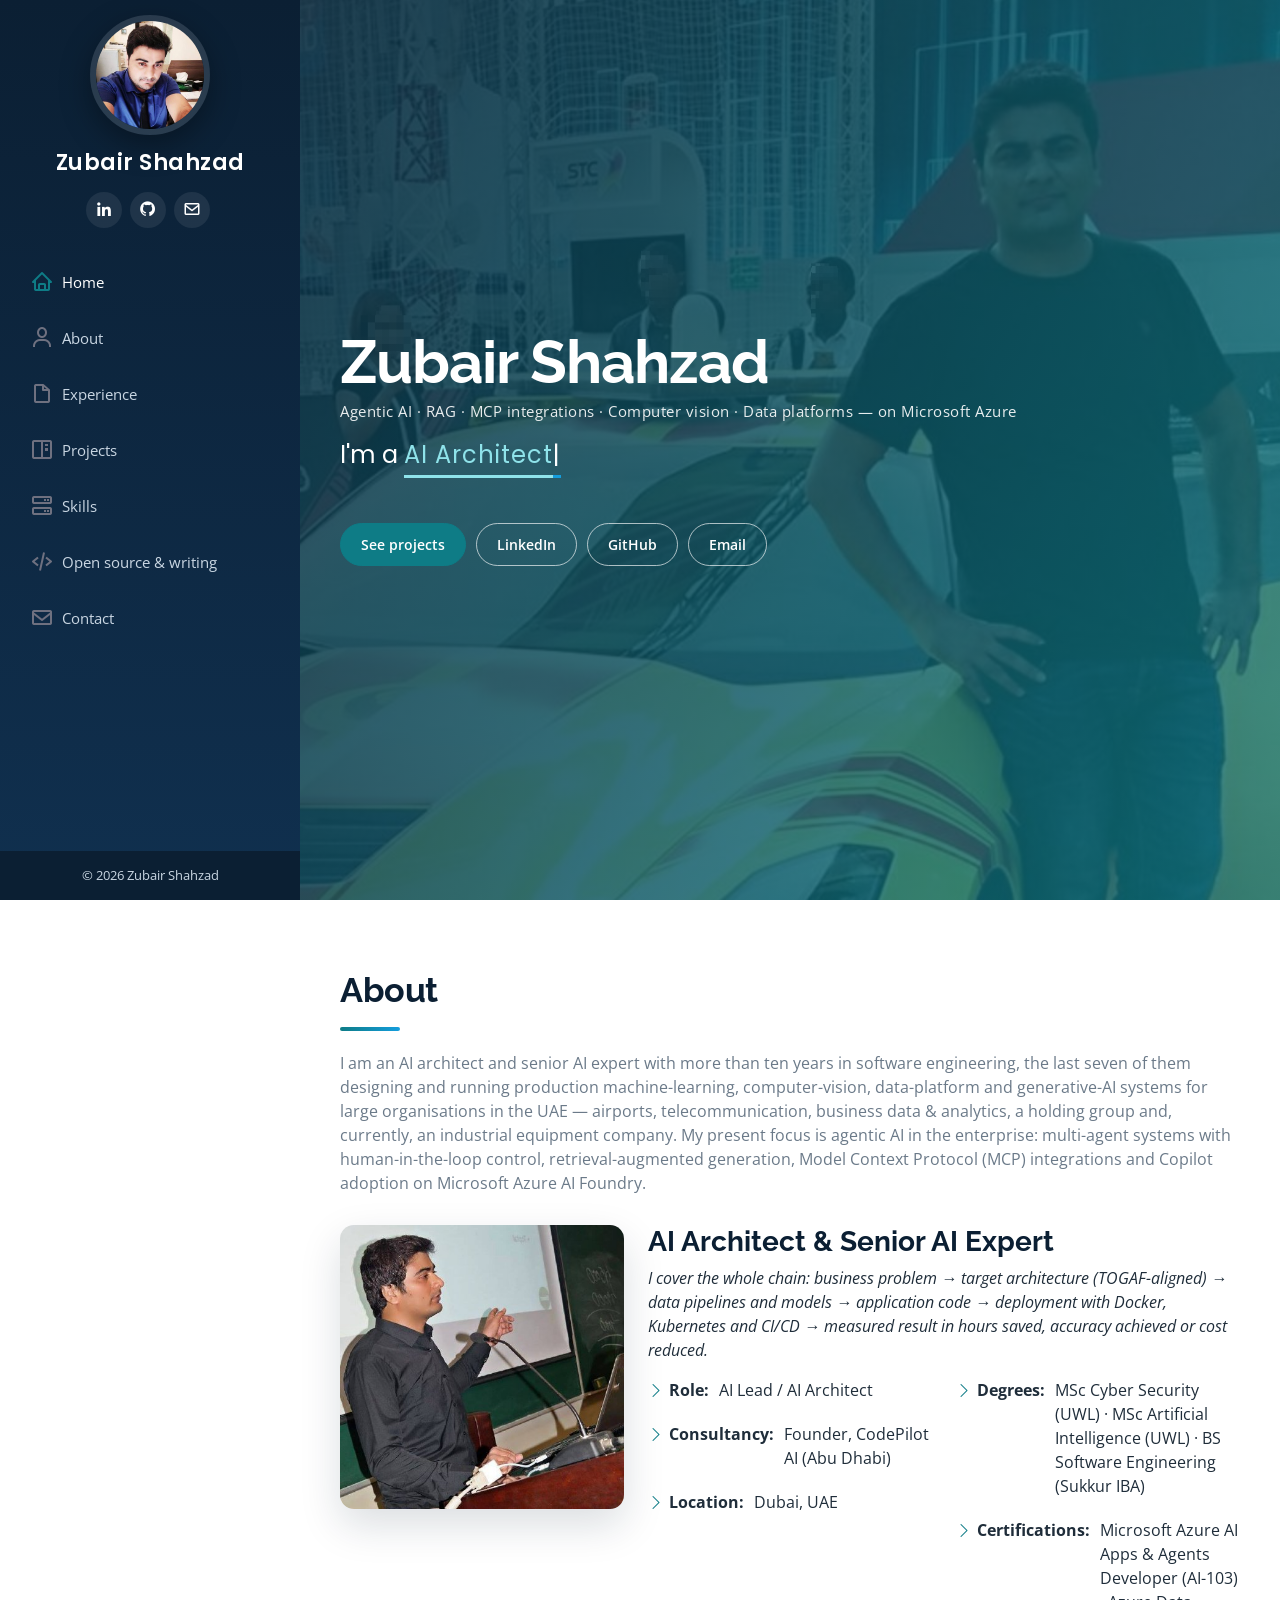
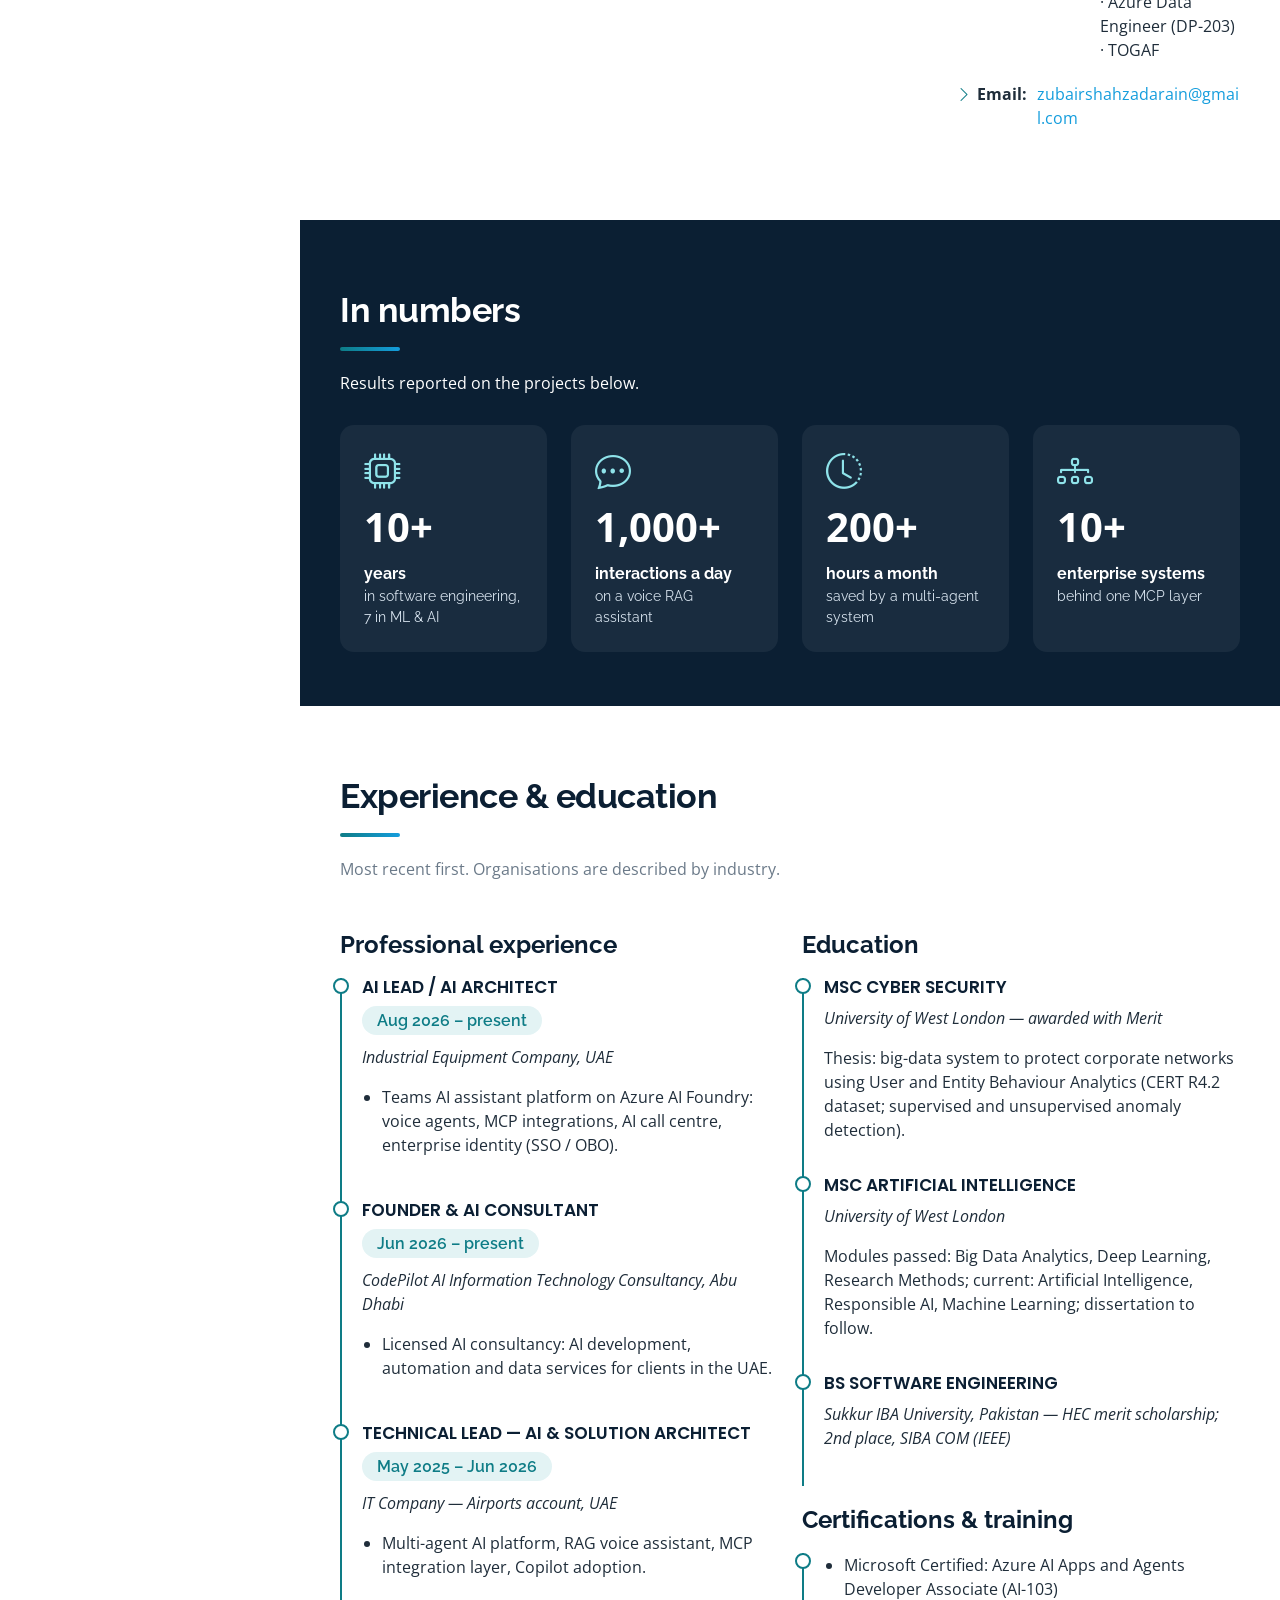
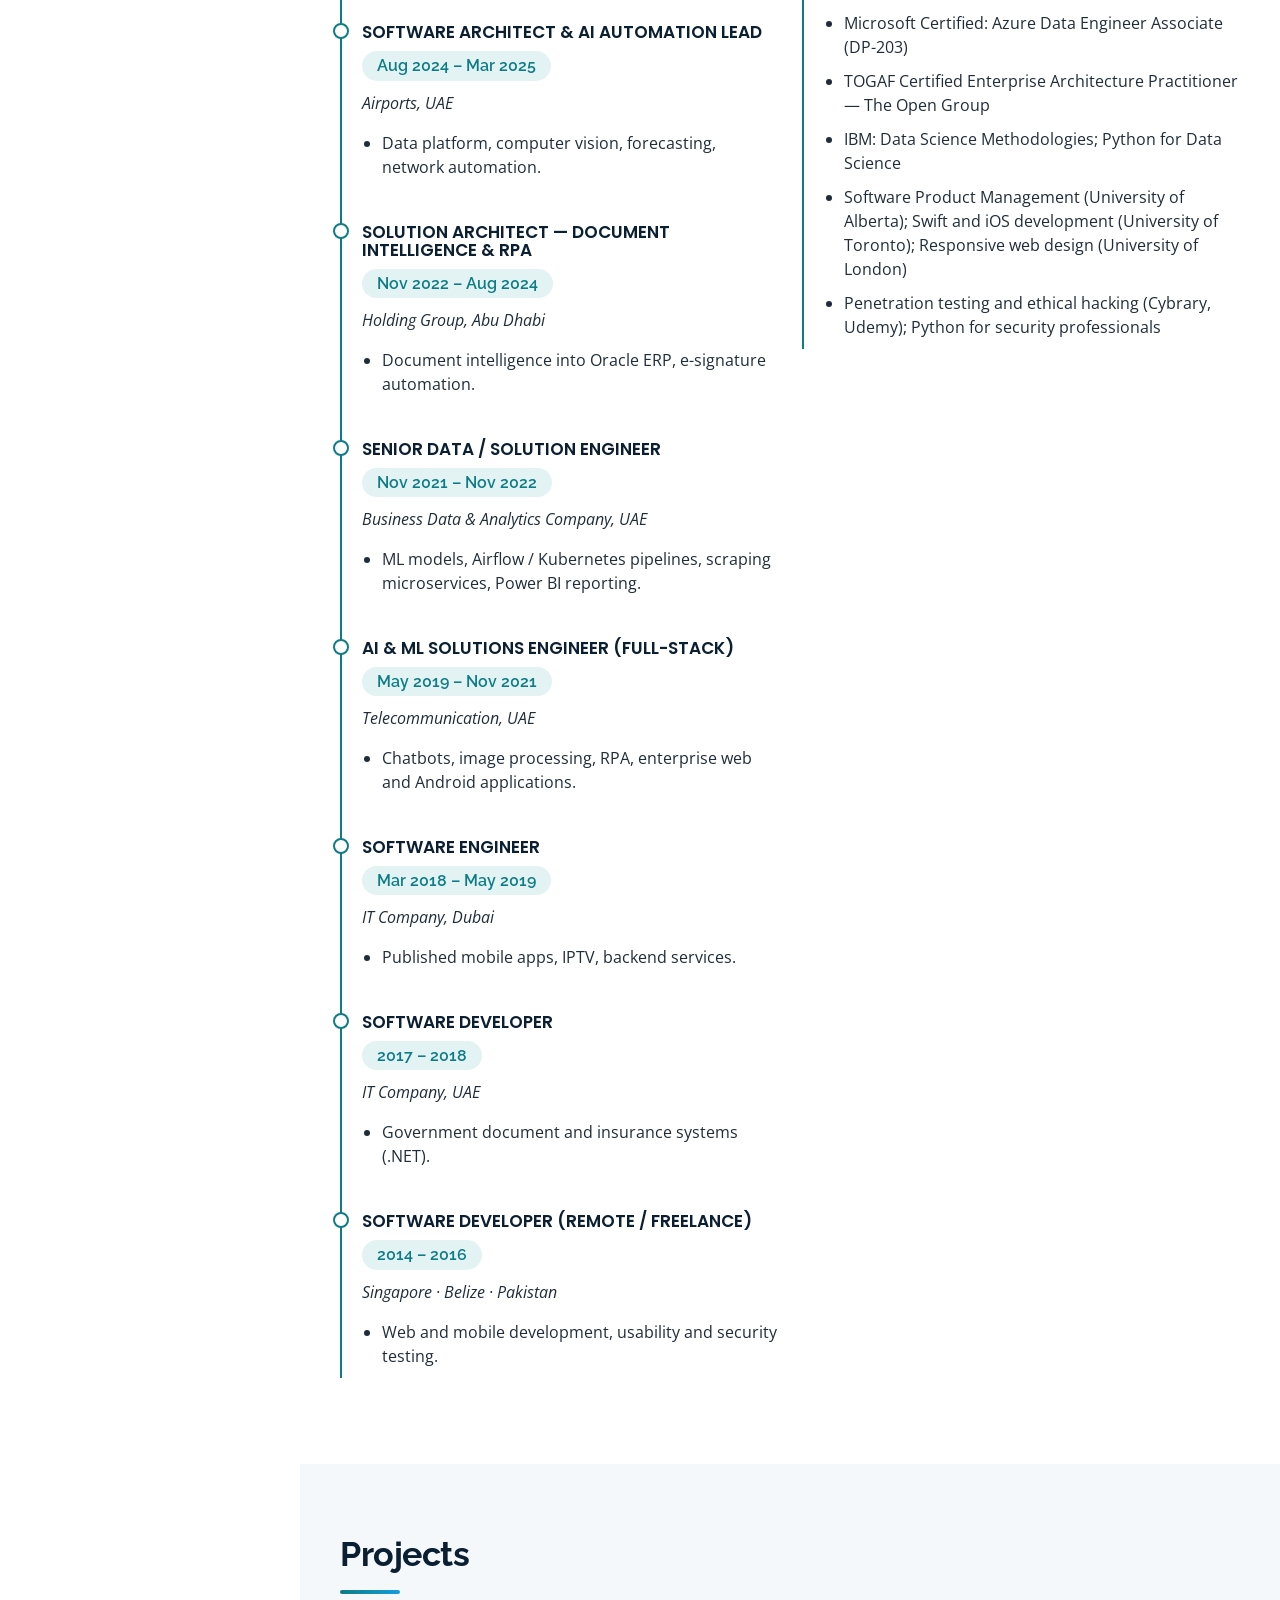
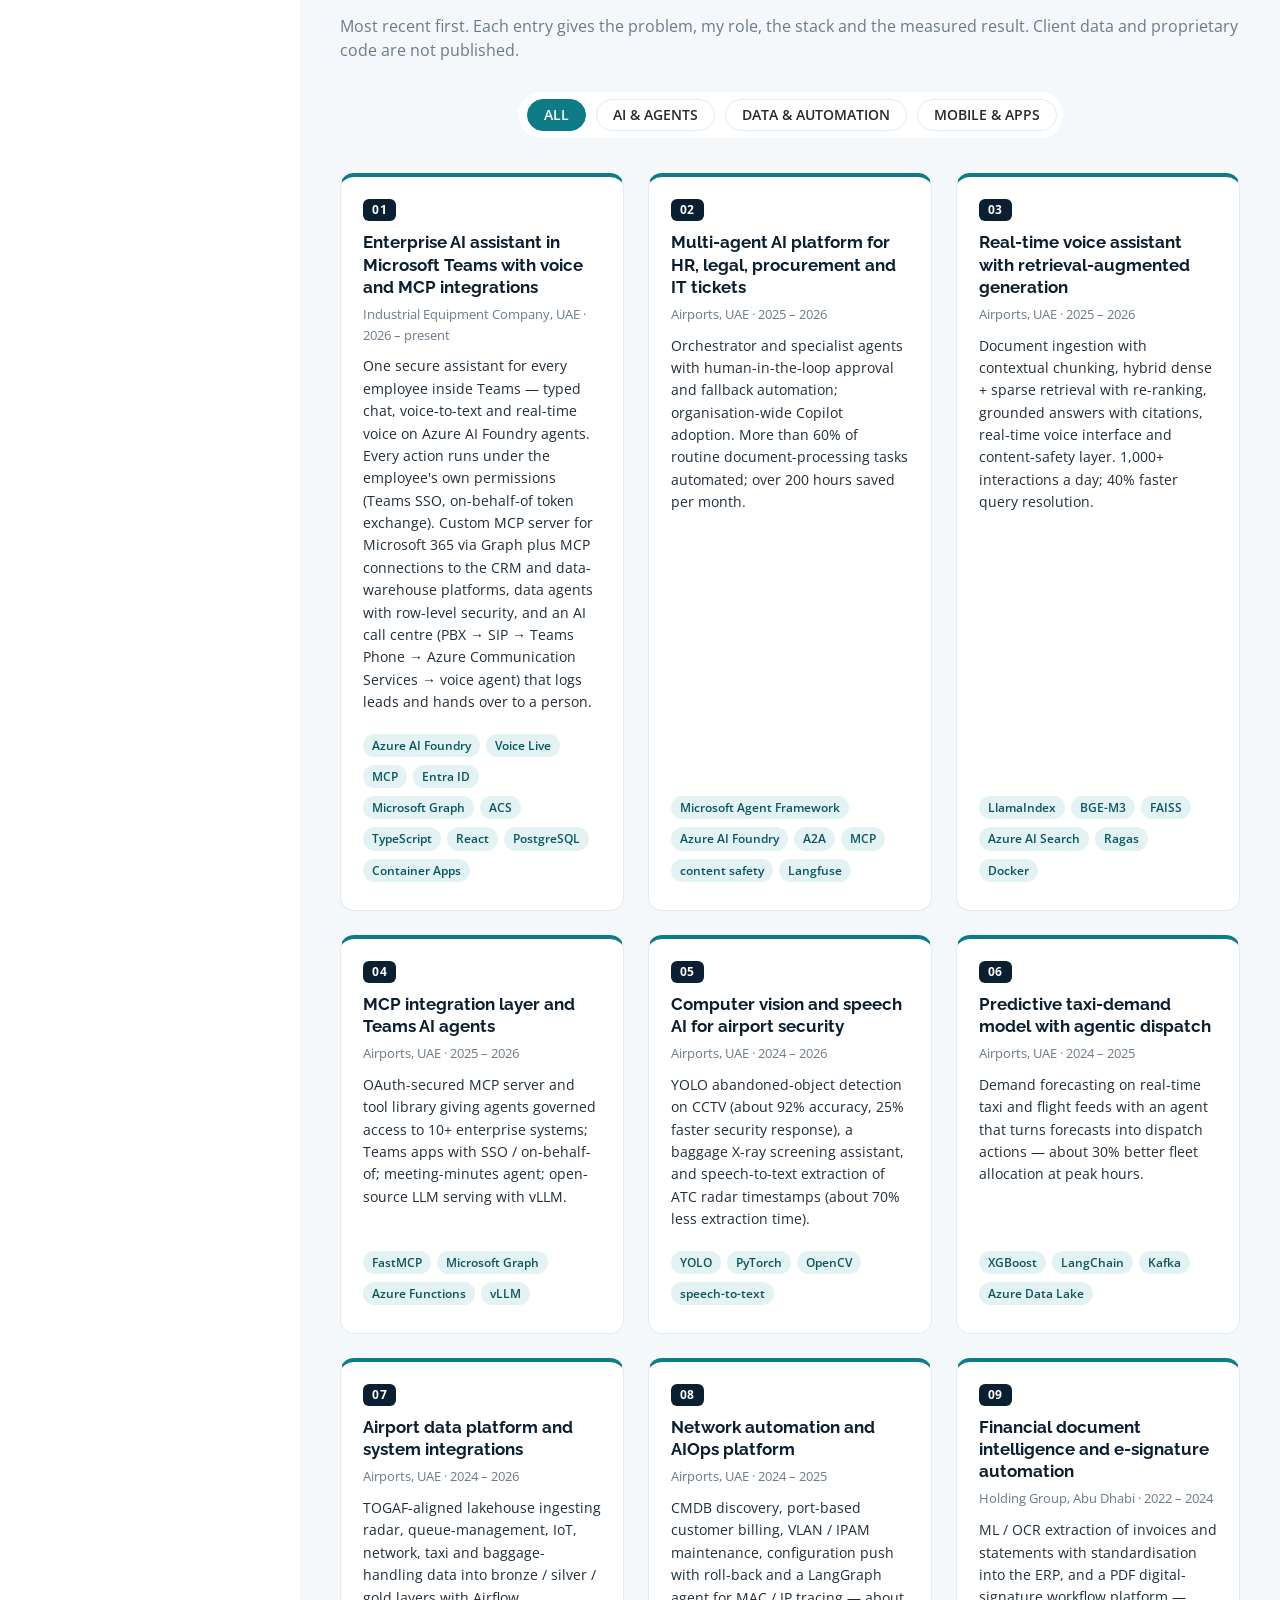
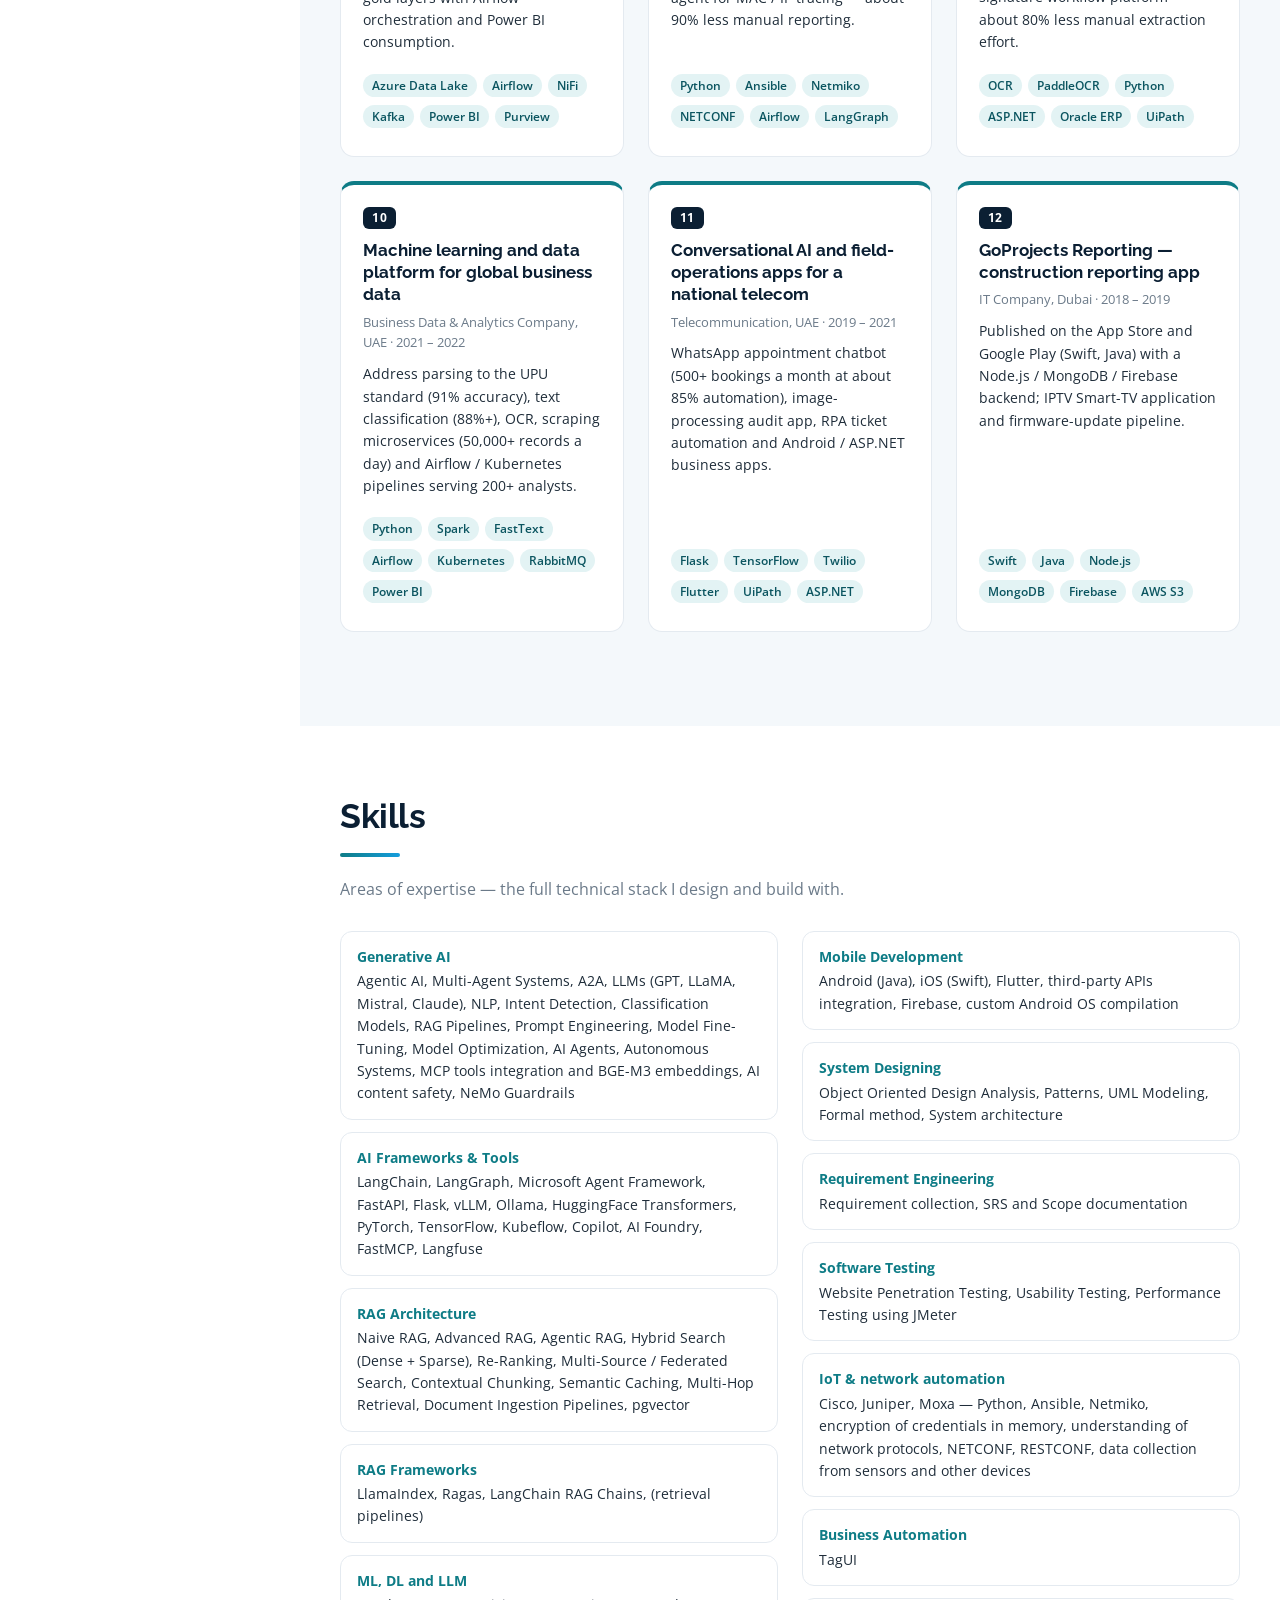
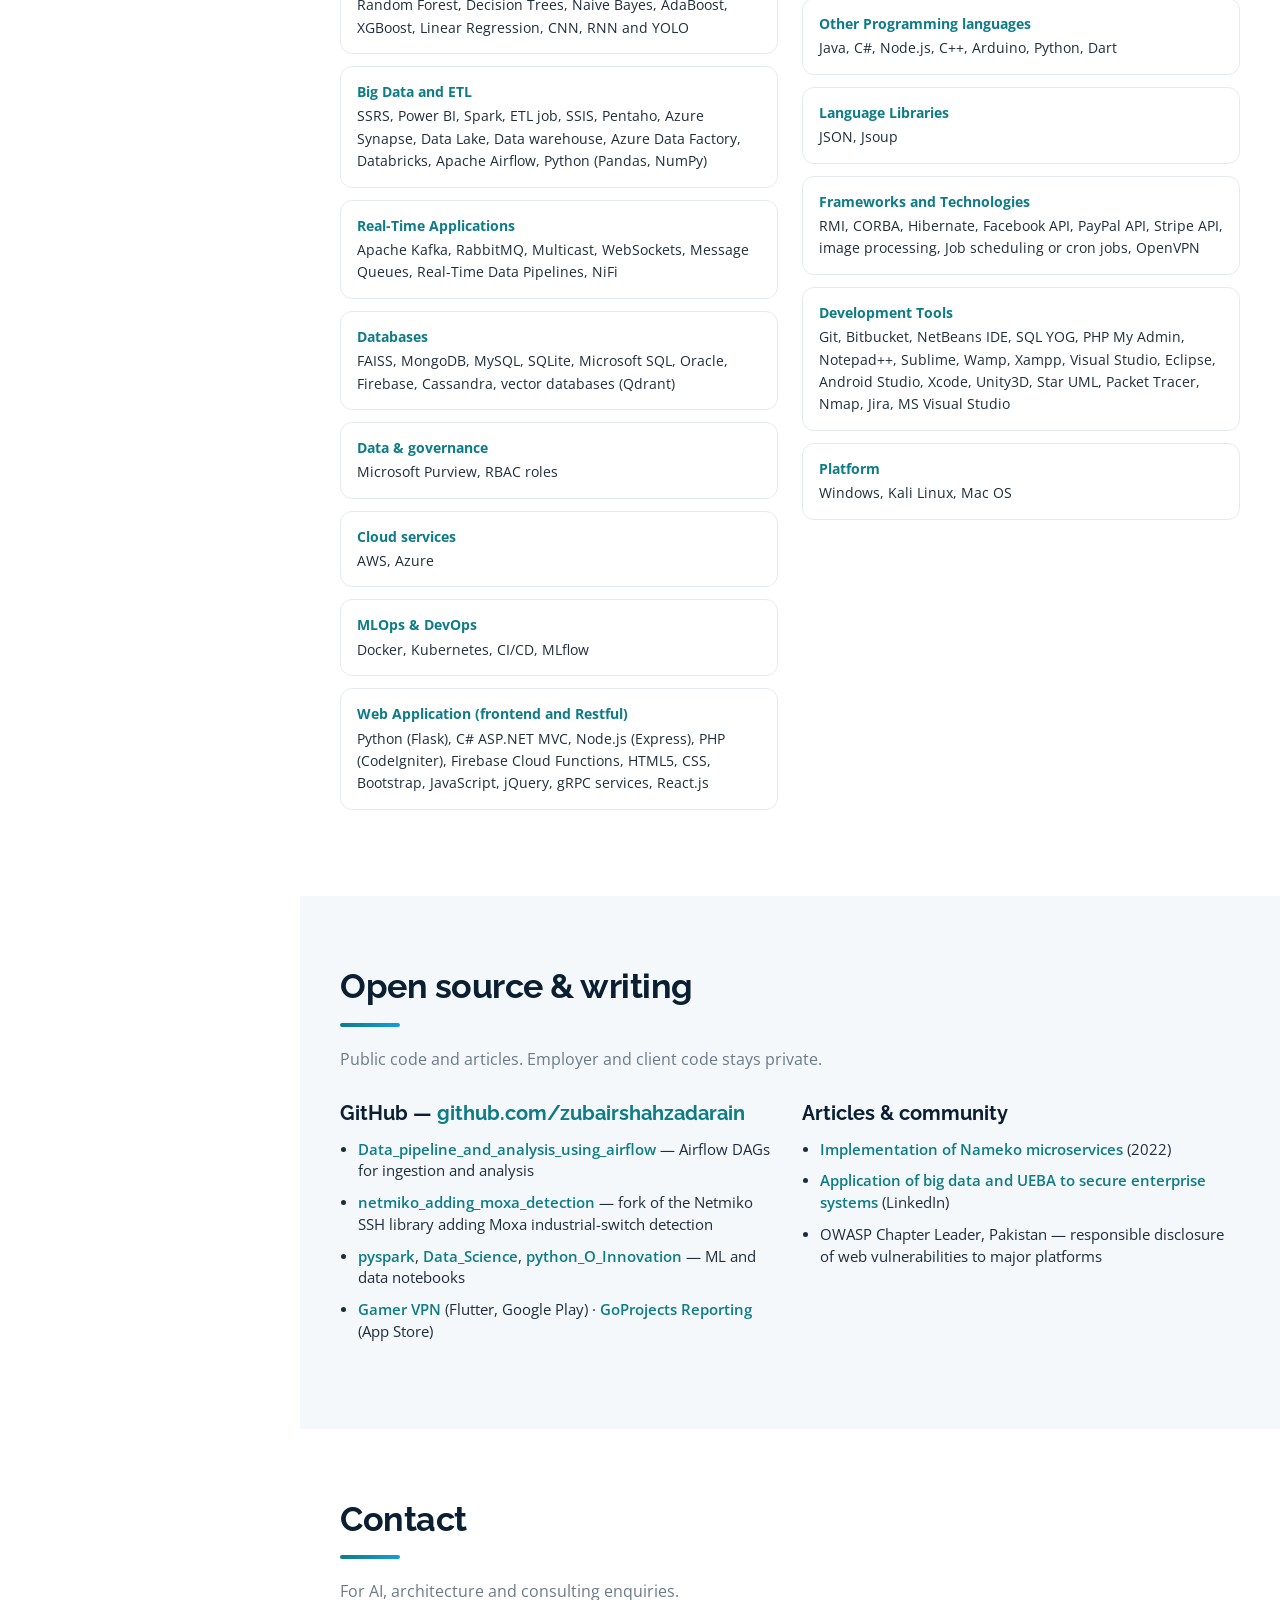
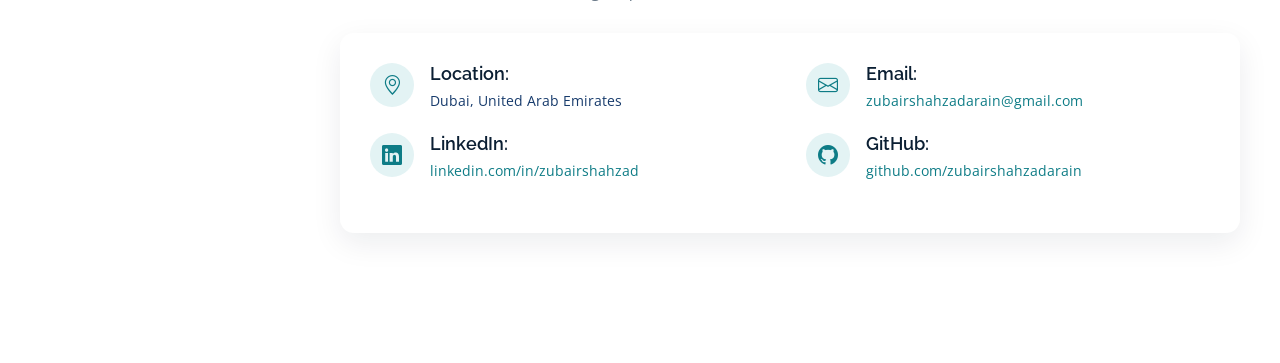
<file: public/index.html>
<!DOCTYPE html>
<html lang="en">

<head>
  <meta charset="utf-8">
  <meta content="width=device-width, initial-scale=1.0" name="viewport">

  <title>Zubair Shahzad — AI Architect</title>
  <meta content="Zubair Shahzad — AI Architect in Dubai: agentic AI, retrieval-augmented generation, MCP integrations, computer vision and data platforms on Microsoft Azure." name="description">
  <meta name="keywords" content="AI Architect, AI Expert, Zubair Shahzad, agentic AI, RAG, MCP, Azure AI Foundry, machine learning, data engineering, solution architect, Dubai">
  <meta name="author" content="Zubair Shahzad">
  <meta property="og:title" content="Zubair Shahzad — AI Architect">
  <meta property="og:description" content="Agentic AI, RAG, MCP integrations, computer vision and data platforms — production work for airports, telecoms, data companies and industrial dealers in the UAE.">
  <link rel="canonical" href="https://zubairshehzad.com/">

  <!-- Favicons -->
  <link href="favicon.ico" rel="icon" sizes="any">
  <link href="assets/img/favicon-32.png" rel="icon" type="image/png" sizes="32x32">
  <link href="assets/img/apple-touch-icon.png" rel="apple-touch-icon">

  <!-- Google Fonts -->
  <link href="https://fonts.googleapis.com/css?family=Open+Sans:300,300i,400,400i,600,600i,700,700i|Raleway:300,300i,400,400i,500,500i,600,600i,700,700i|Poppins:300,300i,400,400i,500,500i,600,600i,700,700i" rel="stylesheet">

  <!-- Vendor CSS Files -->
  <link href="assets/vendor/aos/aos.css" rel="stylesheet">
  <link href="assets/vendor/bootstrap/css/bootstrap.min.css" rel="stylesheet">
  <link href="assets/vendor/bootstrap-icons/bootstrap-icons.css" rel="stylesheet">
  <link href="assets/vendor/boxicons/css/boxicons.min.css" rel="stylesheet">
  <link href="assets/vendor/glightbox/css/glightbox.min.css" rel="stylesheet">
  <link href="assets/vendor/swiper/swiper-bundle.min.css" rel="stylesheet">

  <!-- Template Main CSS File -->
  <link href="assets/css/style.css" rel="stylesheet">
  <style>
    :root { --accent:#0e7c86; --accent-2:#149ddd; --navy:#0b1f33; --ink:#1f2d3a; --muted:#6b7a89; --line:#e4eaf0; --soft:#f4f8fb; }
    body { color: var(--ink); }
    #header { background: linear-gradient(180deg, #0b1f33 0%, #10304f 100%); }
    #header .profile img { border: 6px solid rgba(255,255,255,.12); box-shadow: 0 10px 30px rgba(0,0,0,.35); }
    #header .profile h1 { font-size: 22px; letter-spacing: .5px; }
    #header .profile .social-links a { background: rgba(255,255,255,.08); }
    #header .profile .social-links a:hover { background: var(--accent); }
    .nav-menu a, .nav-menu a:focus { color: #c9d6e2; }
    .nav-menu a:hover, .nav-menu .active, .nav-menu .active:focus, .nav-menu li:hover > a { color: #fff; }
    .nav-menu a:hover i, .nav-menu .active i { color: var(--accent); }
    #hero:before { background: linear-gradient(120deg, rgba(11,31,51,.92) 0%, rgba(14,124,134,.78) 100%); }
    #hero h1 { font-size: 60px; letter-spacing: -1px; }
    #hero .hero-tag { font-size: 15px; letter-spacing: .5px; opacity: .9; margin: 6px 0 14px; font-family: "Open Sans", sans-serif; }
    #hero p { font-size: 24px; }
    #hero .typed { color: #8fe3ea; border-bottom: 3px solid #8fe3ea; }
    .hero-cta { margin-top: 26px; display: flex; flex-wrap: wrap; gap: 10px; }
    .btn-hero { display: inline-block; padding: 10px 20px; border-radius: 999px; border: 1.5px solid rgba(255,255,255,.65); color: #fff; font-weight: 600; font-size: 14px; transition: all .2s; }
    .btn-hero:hover { background: #fff; color: var(--navy); }
    .btn-hero.primary { background: var(--accent); border-color: var(--accent); }
    .btn-hero.primary:hover { background: #fff; color: var(--accent); }
    @media (max-width: 768px) { #hero h1 { font-size: 36px; } #hero p { font-size: 18px; } }
    section { padding: 70px 0; }
    .section-title h2 { color: var(--navy); font-size: 34px; letter-spacing: -.5px; }
    .section-title h2::after { background: linear-gradient(90deg, var(--accent), var(--accent-2)); width: 60px; height: 4px; border-radius: 2px; }
    .section-title p { color: var(--muted); font-size: 16px; }
    .section-bg { background: var(--soft); }
    .about .content h3 { color: var(--navy); font-size: 28px; }
    .about .content ul li { align-items: flex-start; }
    .about .content ul i { color: var(--accent); line-height: inherit; }
    .about .content ul strong { white-space: nowrap; }
    .about .content ul span, .about .content ul a { min-width: 0; overflow-wrap: break-word; }
    .about img { border-radius: 14px; box-shadow: 0 16px 40px rgba(11,31,51,.15); }
    .facts { background: var(--navy); color: #fff; }
    .facts .section-title h2, .facts .section-title p { color: #fff; }
    .facts .count-box { background: rgba(255,255,255,.06); border-radius: 14px; padding: 28px 24px 24px 24px; width: 100%; margin: 0 0 24px; }
    .facts .count-box .purecounter::after { content: "+"; }
    @media (min-width: 992px) and (max-width: 1499px) {
      .facts .count-box i { float: none; margin-bottom: 18px; }
      .facts .count-box span, .facts .count-box p { margin-left: 0; }
    }
    .facts .count-box i { color: #8fe3ea; background: transparent; font-size: 36px; }
    .facts .count-box span { color: #fff; font-size: 40px; font-weight: 700; }
    .facts .count-box p { color: #d7e3ee; }
    .facts .count-box p strong { color: #fff; display: block; font-size: 16px; }
    .resume .resume-title { color: var(--navy); font-size: 24px; }
    .resume .resume-item { border-left: 2px solid var(--accent); }
    .resume .resume-item::before { border: 2px solid var(--accent); }
    .resume .resume-item h4 { color: var(--navy); font-size: 17px; }
    .resume .resume-item h5 { background: #e3f3f4; color: var(--accent); border-radius: 999px; }
    .portfolio #portfolio-flters { padding: 4px 6px; }
    .portfolio #portfolio-flters li { border-radius: 999px; background: #fff; border: 1px solid var(--line); padding: 8px 16px; margin: 3px; }
    .portfolio #portfolio-flters li.filter-active, .portfolio #portfolio-flters li:hover { background: var(--accent); border-color: var(--accent); color: #fff; }
    .portfolio .portfolio-item { margin-bottom: 24px; }
    .proj-card { background: #fff; border: 1px solid var(--line); border-top: 4px solid var(--accent); border-radius: 14px; padding: 22px; height: 100%; display: flex; flex-direction: column; transition: transform .2s, box-shadow .2s; }
    .proj-card:hover { transform: translateY(-4px); box-shadow: 0 18px 40px rgba(11,31,51,.12); }
    .proj-card .proj-num { display: inline-block; background: var(--navy); color: #fff; font-weight: 700; border-radius: 6px; padding: 2px 9px; font-size: 12px; margin-bottom: 10px; width: max-content; letter-spacing: .5px; }
    .proj-card h4 { font-size: 17px; font-weight: 700; color: var(--navy); line-height: 1.3; margin: 0 0 6px; }
    .proj-card .proj-meta { color: var(--muted); font-size: 13px; margin-bottom: 10px; }
    .proj-card p { font-size: 14px; line-height: 1.6; margin-bottom: 10px; }
    .proj-card .proj-stack { margin-top: auto; padding-top: 8px; }
    .chip { display: inline-block; background: #e3f3f4; color: #0b5560; font-size: 11.5px; font-weight: 600; padding: 3px 9px; border-radius: 999px; margin: 0 6px 6px 0; }
    .skill-list { list-style: none; padding: 0; }
    .skill-list li { background: #fff; border: 1px solid var(--line); border-radius: 12px; padding: 14px 16px; margin-bottom: 12px; font-size: 14px; line-height: 1.6; }
    .skill-list strong { color: var(--accent); display: block; margin-bottom: 2px; }
    .services h4.title { color: var(--navy); font-size: 20px; margin: 0 0 14px; }
    .services h4.title a { color: var(--accent); }
    .articles-list { padding-left: 18px; }
    .articles-list li { margin-bottom: 10px; font-size: 14.5px; }
    .articles-list a { color: var(--accent); font-weight: 600; }
    .contact .info { border-radius: 14px; box-shadow: 0 10px 30px rgba(11,31,51,.08); }
    .contact .info i { background: #e3f3f4; color: var(--accent); }
    .contact .info h4 { color: var(--navy); font-size: 18px; }
    .contact .info p, .contact .info .email p { margin-bottom: 12px; padding-top: 0; overflow-wrap: break-word; }
    @media (min-width: 768px) { .contact .info { display: grid; grid-template-columns: 1fr 1fr; column-gap: 32px; } }
    .contact .info a { color: var(--accent); }
    .back-to-top { background: var(--accent); }
    #footer { background: var(--navy); }
    #footer .copyright { font-size: 13px; color: #c9d6e2; }
    #hero .hero-container { min-width: 0; }
    @media (min-width: 1200px) {
      #hero { padding-left: 300px; }
      #main .container, #hero .hero-container { max-width: 1140px; padding-left: 40px; padding-right: 40px; }
    }
  </style>
</head>

<body>

  <!-- ======= Mobile nav toggle button ======= -->
  <i class="bi bi-list mobile-nav-toggle d-xl-none"></i>

  <!-- ======= Header ======= -->
  <header id="header">
    <div class="d-flex flex-column">

      <div class="profile">
        <img src="assets/img/profile-img2.jpg" alt="Zubair Shahzad" class="img-fluid rounded-circle">
        <h1 class="text-light"><a href="index.html">Zubair Shahzad</a></h1>
        <div class="social-links mt-3 text-center">
          <a href="https://www.linkedin.com/in/zubairshahzad/" class="linkedin" target="_blank" rel="noopener"><i class="bx bxl-linkedin"></i></a>
          <a href="https://github.com/zubairshahzadarain" class="github" target="_blank" rel="noopener"><i class="bx bxl-github"></i></a>
          <a href="mailto:zubairshahzadarain@gmail.com" class="google-plus"><i class="bx bx-envelope"></i></a>
        </div>
      </div>

      <nav id="navbar" class="nav-menu navbar">
        <ul>
          <li><a href="#hero" class="nav-link scrollto active"><i class="bx bx-home"></i> <span>Home</span></a></li>
          <li><a href="#about" class="nav-link scrollto"><i class="bx bx-user"></i> <span>About</span></a></li>
          <li><a href="#resume" class="nav-link scrollto"><i class="bx bx-file-blank"></i> <span>Experience</span></a></li>
          <li><a href="#portfolio" class="nav-link scrollto"><i class="bx bx-book-content"></i> <span>Projects</span></a></li>
          <li><a href="#skills" class="nav-link scrollto"><i class="bx bx-server"></i> <span>Skills</span></a></li>
          <li><a href="#services" class="nav-link scrollto"><i class="bx bx-code-alt"></i> <span>Open source & writing</span></a></li>
          <li><a href="#contact" class="nav-link scrollto"><i class="bx bx-envelope"></i> <span>Contact</span></a></li>
        </ul>
      </nav><!-- .nav-menu -->
    </div>
  </header><!-- End Header -->

  <!-- ======= Hero Section ======= -->
  <section id="hero" class="d-flex flex-column justify-content-center align-items-center">
    <div class="hero-container container" data-aos="fade-in">
      <h1>Zubair Shahzad</h1>
      <p class="hero-tag">Agentic AI · RAG · MCP integrations · Computer vision · Data platforms — on Microsoft Azure</p>
      <p>I'm a <span class="typed" data-typed-items="AI Architect, Senior AI Expert, Solution Architect, Generative &amp; Agentic AI Lead, Data Platform Architect"></span></p>
      <div class="hero-cta">
        <a class="btn-hero primary" href="#portfolio">See projects</a>
        <a class="btn-hero" href="https://www.linkedin.com/in/zubairshahzad/" target="_blank" rel="noopener">LinkedIn</a>
        <a class="btn-hero" href="https://github.com/zubairshahzadarain" target="_blank" rel="noopener">GitHub</a>
        <a class="btn-hero" href="mailto:zubairshahzadarain@gmail.com">Email</a>
      </div>
    </div>
  </section><!-- End Hero -->

  <main id="main">

    <!-- ======= About Section ======= -->
    <section id="about" class="about">
      <div class="container">

        <div class="section-title">
          <h2>About</h2>
          <p>I am an AI architect and senior AI expert with more than ten years in software engineering, the last seven of them designing and running production machine-learning, computer-vision, data-platform and generative-AI systems for large organisations in the UAE — airports, telecommunication, business data &amp; analytics, a holding group and, currently, an industrial equipment company. My present focus is agentic AI in the enterprise: multi-agent systems with human-in-the-loop control, retrieval-augmented generation, Model Context Protocol (MCP) integrations and Copilot adoption on Microsoft Azure AI Foundry.</p>
        </div>

        <div class="row">
          <div class="col-lg-4" data-aos="fade-right">
            <img src="assets/img/profile-img.jpg" class="img-fluid" alt="Zubair Shahzad">
          </div>
          <div class="col-lg-8 pt-4 pt-lg-0 content" data-aos="fade-left">
            <h3>AI Architect &amp; Senior AI Expert</h3>
            <p class="fst-italic">
              I cover the whole chain: business problem → target architecture (TOGAF-aligned) → data pipelines and models → application code → deployment with Docker, Kubernetes and CI/CD → measured result in hours saved, accuracy achieved or cost reduced.
            </p>
            <div class="row">
              <div class="col-lg-6">
                <ul>
                  <li><i class="bi bi-chevron-right"></i> <strong>Role:</strong> <span>AI Lead / AI Architect</span></li>
                  <li><i class="bi bi-chevron-right"></i> <strong>Consultancy:</strong> <span>Founder, CodePilot AI (Abu Dhabi)</span></li>
                  <li><i class="bi bi-chevron-right"></i> <strong>Location:</strong> <span>Dubai, UAE</span></li>
                </ul>
              </div>
              <div class="col-lg-6">
                <ul>
                  <li><i class="bi bi-chevron-right"></i> <strong>Degrees:</strong> <span>MSc Cyber Security (UWL) · MSc Artificial Intelligence (UWL) · BS Software Engineering (Sukkur IBA)</span></li>
                  <li><i class="bi bi-chevron-right"></i> <strong>Certifications:</strong> <span>Microsoft Azure AI Apps &amp; Agents Developer (AI-103) · Azure Data Engineer (DP-203) · TOGAF</span></li>
                  <li><i class="bi bi-chevron-right"></i> <strong>Email:</strong> <a href="mailto:zubairshahzadarain@gmail.com">zubairshahzadarain@gmail.com</a></li>
                </ul>
              </div>
            </div>
          </div>
        </div>

      </div>
    </section><!-- End About Section -->

    <!-- ======= Facts Section ======= -->
    <section id="facts" class="facts">
      <div class="container">

        <div class="section-title">
          <h2>In numbers</h2>
          <p>Results reported on the projects below.</p>
        </div>

        <div class="row no-gutters">
          <div class="col-lg-3 col-md-6 d-md-flex align-items-md-stretch" data-aos="fade-up">
            <div class="count-box">
              <i class="bi bi-cpu"></i>
              <span data-purecounter-start="0" data-purecounter-end="10" data-purecounter-duration="1" class="purecounter"></span>
              <p><strong>years</strong> in software engineering, 7 in ML &amp; AI</p>
            </div>
          </div>
          <div class="col-lg-3 col-md-6 d-md-flex align-items-md-stretch" data-aos="fade-up" data-aos-delay="100">
            <div class="count-box">
              <i class="bi bi-chat-dots"></i>
              <span data-purecounter-start="0" data-purecounter-end="1000" data-purecounter-duration="1" data-purecounter-separator="true" class="purecounter"></span>
              <p><strong>interactions a day</strong> on a voice RAG assistant</p>
            </div>
          </div>
          <div class="col-lg-3 col-md-6 d-md-flex align-items-md-stretch" data-aos="fade-up" data-aos-delay="200">
            <div class="count-box">
              <i class="bi bi-clock-history"></i>
              <span data-purecounter-start="0" data-purecounter-end="200" data-purecounter-duration="1" class="purecounter"></span>
              <p><strong>hours a month</strong> saved by a multi-agent system</p>
            </div>
          </div>
          <div class="col-lg-3 col-md-6 d-md-flex align-items-md-stretch" data-aos="fade-up" data-aos-delay="300">
            <div class="count-box">
              <i class="bi bi-diagram-3"></i>
              <span data-purecounter-start="0" data-purecounter-end="10" data-purecounter-duration="1" class="purecounter"></span>
              <p><strong>enterprise systems</strong> behind one MCP layer</p>
            </div>
          </div>
        </div>

      </div>
    </section><!-- End Facts Section -->

    <!-- ======= Resume Section ======= -->
    <section id="resume" class="resume">
      <div class="container">

        <div class="section-title">
          <h2>Experience &amp; education</h2>
          <p>Most recent first. Organisations are described by industry.</p>
        </div>

        <div class="row">
          <div class="col-lg-6" data-aos="fade-up">
            <h3 class="resume-title">Professional experience</h3>
            <div class="resume-item">
              <h4>AI Lead / AI Architect</h4>
              <h5>Aug 2026 – present</h5>
              <p><em>Industrial Equipment Company, UAE</em></p>
              <ul><li>Teams AI assistant platform on Azure AI Foundry: voice agents, MCP integrations, AI call centre, enterprise identity (SSO / OBO).</li></ul>
            </div>
            <div class="resume-item">
              <h4>Founder & AI Consultant</h4>
              <h5>Jun 2026 – present</h5>
              <p><em>CodePilot AI Information Technology Consultancy, Abu Dhabi</em></p>
              <ul><li>Licensed AI consultancy: AI development, automation and data services for clients in the UAE.</li></ul>
            </div>
            <div class="resume-item">
              <h4>Technical Lead — AI &amp; Solution Architect</h4>
              <h5>May 2025 – Jun 2026</h5>
              <p><em>IT Company — Airports account, UAE</em></p>
              <ul><li>Multi-agent AI platform, RAG voice assistant, MCP integration layer, Copilot adoption.</li></ul>
            </div>
            <div class="resume-item">
              <h4>Software Architect &amp; AI Automation Lead</h4>
              <h5>Aug 2024 – Mar 2025</h5>
              <p><em>Airports, UAE</em></p>
              <ul><li>Data platform, computer vision, forecasting, network automation.</li></ul>
            </div>
            <div class="resume-item">
              <h4>Solution Architect — Document Intelligence &amp; RPA</h4>
              <h5>Nov 2022 – Aug 2024</h5>
              <p><em>Holding Group, Abu Dhabi</em></p>
              <ul><li>Document intelligence into Oracle ERP, e-signature automation.</li></ul>
            </div>
            <div class="resume-item">
              <h4>Senior Data / Solution Engineer</h4>
              <h5>Nov 2021 – Nov 2022</h5>
              <p><em>Business Data &amp; Analytics Company, UAE</em></p>
              <ul><li>ML models, Airflow / Kubernetes pipelines, scraping microservices, Power BI reporting.</li></ul>
            </div>
            <div class="resume-item">
              <h4>AI &amp; ML Solutions Engineer (full-stack)</h4>
              <h5>May 2019 – Nov 2021</h5>
              <p><em>Telecommunication, UAE</em></p>
              <ul><li>Chatbots, image processing, RPA, enterprise web and Android applications.</li></ul>
            </div>
            <div class="resume-item">
              <h4>Software Engineer</h4>
              <h5>Mar 2018 – May 2019</h5>
              <p><em>IT Company, Dubai</em></p>
              <ul><li>Published mobile apps, IPTV, backend services.</li></ul>
            </div>
            <div class="resume-item">
              <h4>Software Developer</h4>
              <h5>2017 – 2018</h5>
              <p><em>IT Company, UAE</em></p>
              <ul><li>Government document and insurance systems (.NET).</li></ul>
            </div>
            <div class="resume-item">
              <h4>Software Developer (remote / freelance)</h4>
              <h5>2014 – 2016</h5>
              <p><em>Singapore · Belize · Pakistan</em></p>
              <ul><li>Web and mobile development, usability and security testing.</li></ul>
            </div>
          </div>
          <div class="col-lg-6" data-aos="fade-up" data-aos-delay="100">
            <h3 class="resume-title">Education</h3>
            <div class="resume-item">
              <h4>MSc Cyber Security</h4>
              <p><em>University of West London — awarded with Merit</em></p>
              <p>Thesis: big-data system to protect corporate networks using User and Entity Behaviour Analytics (CERT R4.2 dataset; supervised and unsupervised anomaly detection).</p>
            </div>
            <div class="resume-item">
              <h4>MSc Artificial Intelligence</h4>
              <p><em>University of West London</em></p>
              <p>Modules passed: Big Data Analytics, Deep Learning, Research Methods; current: Artificial Intelligence, Responsible AI, Machine Learning; dissertation to follow.</p>
            </div>
            <div class="resume-item">
              <h4>BS Software Engineering</h4>
              <p><em>Sukkur IBA University, Pakistan — HEC merit scholarship; 2nd place, SIBA COM (IEEE)</em></p>
            </div>

            <h3 class="resume-title">Certifications &amp; training</h3>
            <div class="resume-item pb-0">
              <ul>
                <li>Microsoft Certified: Azure AI Apps and Agents Developer Associate (AI-103)</li>
                <li>Microsoft Certified: Azure Data Engineer Associate (DP-203)</li>
                <li>TOGAF Certified Enterprise Architecture Practitioner — The Open Group</li>
                <li>IBM: Data Science Methodologies; Python for Data Science</li>
                <li>Software Product Management (University of Alberta); Swift and iOS development (University of Toronto); Responsive web design (University of London)</li>
                <li>Penetration testing and ethical hacking (Cybrary, Udemy); Python for security professionals</li>
              </ul>
            </div>
          </div>
        </div>

      </div>
    </section><!-- End Resume Section -->

    <!-- ======= Portfolio Section ======= -->
    <section id="portfolio" class="portfolio section-bg">
      <div class="container">

        <div class="section-title">
          <h2>Projects</h2>
          <p>Most recent first. Each entry gives the problem, my role, the stack and the measured result. Client data and proprietary code are not published.</p>
        </div>

        <div class="row" data-aos="fade-up">
          <div class="col-lg-12 d-flex justify-content-center">
            <ul id="portfolio-flters">
              <li data-filter="*" class="filter-active">All</li>
              <li data-filter=".filter-ai">AI &amp; agents</li>
              <li data-filter=".filter-data">Data &amp; automation</li>
              <li data-filter=".filter-mobile">Mobile &amp; apps</li>
            </ul>
          </div>
        </div>

        <div class="row portfolio-container" data-aos="fade-up" data-aos-delay="100">
          <div class="col-lg-4 col-md-6 portfolio-item filter-ai">
            <div class="proj-card">
              <span class="proj-num">01</span>
              <h4>Enterprise AI assistant in Microsoft Teams with voice and MCP integrations</h4>
              <p class="proj-meta">Industrial Equipment Company, UAE · 2026 – present</p>
              <p>One secure assistant for every employee inside Teams — typed chat, voice-to-text and real-time voice on Azure AI Foundry agents. Every action runs under the employee's own permissions (Teams SSO, on-behalf-of token exchange). Custom MCP server for Microsoft 365 via Graph plus MCP connections to the CRM and data-warehouse platforms, data agents with row-level security, and an AI call centre (PBX → SIP → Teams Phone → Azure Communication Services → voice agent) that logs leads and hands over to a person.</p>
              <div class="proj-stack"><span class="chip">Azure AI Foundry</span><span class="chip">Voice Live</span><span class="chip">MCP</span><span class="chip">Entra ID</span><span class="chip">Microsoft Graph</span><span class="chip">ACS</span><span class="chip">TypeScript</span><span class="chip">React</span><span class="chip">PostgreSQL</span><span class="chip">Container Apps</span></div>
            </div>
          </div>
          <div class="col-lg-4 col-md-6 portfolio-item filter-ai">
            <div class="proj-card">
              <span class="proj-num">02</span>
              <h4>Multi-agent AI platform for HR, legal, procurement and IT tickets</h4>
              <p class="proj-meta">Airports, UAE · 2025 – 2026</p>
              <p>Orchestrator and specialist agents with human-in-the-loop approval and fallback automation; organisation-wide Copilot adoption. More than 60% of routine document-processing tasks automated; over 200 hours saved per month.</p>
              <div class="proj-stack"><span class="chip">Microsoft Agent Framework</span><span class="chip">Azure AI Foundry</span><span class="chip">A2A</span><span class="chip">MCP</span><span class="chip">content safety</span><span class="chip">Langfuse</span></div>
            </div>
          </div>
          <div class="col-lg-4 col-md-6 portfolio-item filter-ai">
            <div class="proj-card">
              <span class="proj-num">03</span>
              <h4>Real-time voice assistant with retrieval-augmented generation</h4>
              <p class="proj-meta">Airports, UAE · 2025 – 2026</p>
              <p>Document ingestion with contextual chunking, hybrid dense + sparse retrieval with re-ranking, grounded answers with citations, real-time voice interface and content-safety layer. 1,000+ interactions a day; 40% faster query resolution.</p>
              <div class="proj-stack"><span class="chip">LlamaIndex</span><span class="chip">BGE-M3</span><span class="chip">FAISS</span><span class="chip">Azure AI Search</span><span class="chip">Ragas</span><span class="chip">Docker</span></div>
            </div>
          </div>
          <div class="col-lg-4 col-md-6 portfolio-item filter-ai">
            <div class="proj-card">
              <span class="proj-num">04</span>
              <h4>MCP integration layer and Teams AI agents</h4>
              <p class="proj-meta">Airports, UAE · 2025 – 2026</p>
              <p>OAuth-secured MCP server and tool library giving agents governed access to 10+ enterprise systems; Teams apps with SSO / on-behalf-of; meeting-minutes agent; open-source LLM serving with vLLM.</p>
              <div class="proj-stack"><span class="chip">FastMCP</span><span class="chip">Microsoft Graph</span><span class="chip">Azure Functions</span><span class="chip">vLLM</span></div>
            </div>
          </div>
          <div class="col-lg-4 col-md-6 portfolio-item filter-ai">
            <div class="proj-card">
              <span class="proj-num">05</span>
              <h4>Computer vision and speech AI for airport security</h4>
              <p class="proj-meta">Airports, UAE · 2024 – 2026</p>
              <p>YOLO abandoned-object detection on CCTV (about 92% accuracy, 25% faster security response), a baggage X-ray screening assistant, and speech-to-text extraction of ATC radar timestamps (about 70% less extraction time).</p>
              <div class="proj-stack"><span class="chip">YOLO</span><span class="chip">PyTorch</span><span class="chip">OpenCV</span><span class="chip">speech-to-text</span></div>
            </div>
          </div>
          <div class="col-lg-4 col-md-6 portfolio-item filter-ai">
            <div class="proj-card">
              <span class="proj-num">06</span>
              <h4>Predictive taxi-demand model with agentic dispatch</h4>
              <p class="proj-meta">Airports, UAE · 2024 – 2025</p>
              <p>Demand forecasting on real-time taxi and flight feeds with an agent that turns forecasts into dispatch actions — about 30% better fleet allocation at peak hours.</p>
              <div class="proj-stack"><span class="chip">XGBoost</span><span class="chip">LangChain</span><span class="chip">Kafka</span><span class="chip">Azure Data Lake</span></div>
            </div>
          </div>
          <div class="col-lg-4 col-md-6 portfolio-item filter-data">
            <div class="proj-card">
              <span class="proj-num">07</span>
              <h4>Airport data platform and system integrations</h4>
              <p class="proj-meta">Airports, UAE · 2024 – 2026</p>
              <p>TOGAF-aligned lakehouse ingesting radar, queue-management, IoT, network, taxi and baggage-handling data into bronze / silver / gold layers with Airflow orchestration and Power BI consumption.</p>
              <div class="proj-stack"><span class="chip">Azure Data Lake</span><span class="chip">Airflow</span><span class="chip">NiFi</span><span class="chip">Kafka</span><span class="chip">Power BI</span><span class="chip">Purview</span></div>
            </div>
          </div>
          <div class="col-lg-4 col-md-6 portfolio-item filter-data">
            <div class="proj-card">
              <span class="proj-num">08</span>
              <h4>Network automation and AIOps platform</h4>
              <p class="proj-meta">Airports, UAE · 2024 – 2025</p>
              <p>CMDB discovery, port-based customer billing, VLAN / IPAM maintenance, configuration push with roll-back and a LangGraph agent for MAC / IP tracing — about 90% less manual reporting.</p>
              <div class="proj-stack"><span class="chip">Python</span><span class="chip">Ansible</span><span class="chip">Netmiko</span><span class="chip">NETCONF</span><span class="chip">Airflow</span><span class="chip">LangGraph</span></div>
            </div>
          </div>
          <div class="col-lg-4 col-md-6 portfolio-item filter-ai">
            <div class="proj-card">
              <span class="proj-num">09</span>
              <h4>Financial document intelligence and e-signature automation</h4>
              <p class="proj-meta">Holding Group, Abu Dhabi · 2022 – 2024</p>
              <p>ML / OCR extraction of invoices and statements with standardisation into the ERP, and a PDF digital-signature workflow platform — about 80% less manual extraction effort.</p>
              <div class="proj-stack"><span class="chip">OCR</span><span class="chip">PaddleOCR</span><span class="chip">Python</span><span class="chip">ASP.NET</span><span class="chip">Oracle ERP</span><span class="chip">UiPath</span></div>
            </div>
          </div>
          <div class="col-lg-4 col-md-6 portfolio-item filter-data">
            <div class="proj-card">
              <span class="proj-num">10</span>
              <h4>Machine learning and data platform for global business data</h4>
              <p class="proj-meta">Business Data &amp; Analytics Company, UAE · 2021 – 2022</p>
              <p>Address parsing to the UPU standard (91% accuracy), text classification (88%+), OCR, scraping microservices (50,000+ records a day) and Airflow / Kubernetes pipelines serving 200+ analysts.</p>
              <div class="proj-stack"><span class="chip">Python</span><span class="chip">Spark</span><span class="chip">FastText</span><span class="chip">Airflow</span><span class="chip">Kubernetes</span><span class="chip">RabbitMQ</span><span class="chip">Power BI</span></div>
            </div>
          </div>
          <div class="col-lg-4 col-md-6 portfolio-item filter-ai">
            <div class="proj-card">
              <span class="proj-num">11</span>
              <h4>Conversational AI and field-operations apps for a national telecom</h4>
              <p class="proj-meta">Telecommunication, UAE · 2019 – 2021</p>
              <p>WhatsApp appointment chatbot (500+ bookings a month at about 85% automation), image-processing audit app, RPA ticket automation and Android / ASP.NET business apps.</p>
              <div class="proj-stack"><span class="chip">Flask</span><span class="chip">TensorFlow</span><span class="chip">Twilio</span><span class="chip">Flutter</span><span class="chip">UiPath</span><span class="chip">ASP.NET</span></div>
            </div>
          </div>
          <div class="col-lg-4 col-md-6 portfolio-item filter-mobile">
            <div class="proj-card">
              <span class="proj-num">12</span>
              <h4>GoProjects Reporting — construction reporting app</h4>
              <p class="proj-meta">IT Company, Dubai · 2018 – 2019</p>
              <p>Published on the App Store and Google Play (Swift, Java) with a Node.js / MongoDB / Firebase backend; IPTV Smart-TV application and firmware-update pipeline.</p>
              <div class="proj-stack"><span class="chip">Swift</span><span class="chip">Java</span><span class="chip">Node.js</span><span class="chip">MongoDB</span><span class="chip">Firebase</span><span class="chip">AWS S3</span></div>
            </div>
          </div>
        </div>

      </div>
    </section><!-- End Portfolio Section -->

    <!-- ======= Skills Section ======= -->
    <section id="skills" class="skills">
      <div class="container">

        <div class="section-title">
          <h2>Skills</h2>
          <p>Areas of expertise — the full technical stack I design and build with.</p>
        </div>

        <div class="row">
          <div class="col-lg-6" data-aos="fade-up">
            <ul class="skill-list">
              <li><strong>Generative AI</strong>Agentic AI, Multi-Agent Systems, A2A, LLMs (GPT, LLaMA, Mistral, Claude), NLP, Intent Detection, Classification Models, RAG Pipelines, Prompt Engineering, Model Fine-Tuning, Model Optimization, AI Agents, Autonomous Systems, MCP tools integration and BGE-M3 embeddings, AI content safety, NeMo Guardrails</li>
              <li><strong>AI Frameworks &amp; Tools</strong>LangChain, LangGraph, Microsoft Agent Framework, FastAPI, Flask, vLLM, Ollama, HuggingFace Transformers, PyTorch, TensorFlow, Kubeflow, Copilot, AI Foundry, FastMCP, Langfuse</li>
              <li><strong>RAG Architecture</strong>Naive RAG, Advanced RAG, Agentic RAG, Hybrid Search (Dense + Sparse), Re-Ranking, Multi-Source / Federated Search, Contextual Chunking, Semantic Caching, Multi-Hop Retrieval, Document Ingestion Pipelines, pgvector</li>
              <li><strong>RAG Frameworks</strong>LlamaIndex, Ragas, LangChain RAG Chains, (retrieval pipelines)</li>
              <li><strong>ML, DL and LLM</strong>Random Forest, Decision Trees, Naive Bayes, AdaBoost, XGBoost, Linear Regression, CNN, RNN and YOLO</li>
              <li><strong>Big Data and ETL</strong>SSRS, Power BI, Spark, ETL job, SSIS, Pentaho, Azure Synapse, Data Lake, Data warehouse, Azure Data Factory, Databricks, Apache Airflow, Python (Pandas, NumPy)</li>
              <li><strong>Real-Time Applications</strong>Apache Kafka, RabbitMQ, Multicast, WebSockets, Message Queues, Real-Time Data Pipelines, NiFi</li>
              <li><strong>Databases</strong>FAISS, MongoDB, MySQL, SQLite, Microsoft SQL, Oracle, Firebase, Cassandra, vector databases (Qdrant)</li>
              <li><strong>Data &amp; governance</strong>Microsoft Purview, RBAC roles</li>
              <li><strong>Cloud services</strong>AWS, Azure</li>
              <li><strong>MLOps &amp; DevOps</strong>Docker, Kubernetes, CI/CD, MLflow</li>
              <li><strong>Web Application (frontend and Restful)</strong>Python (Flask), C# ASP.NET MVC, Node.js (Express), PHP (CodeIgniter), Firebase Cloud Functions, HTML5, CSS, Bootstrap, JavaScript, jQuery, gRPC services, React.js</li>
            </ul>
          </div>
          <div class="col-lg-6" data-aos="fade-up" data-aos-delay="100">
            <ul class="skill-list">
              <li><strong>Mobile Development</strong>Android (Java), iOS (Swift), Flutter, third-party APIs integration, Firebase, custom Android OS compilation</li>
              <li><strong>System Designing</strong>Object Oriented Design Analysis, Patterns, UML Modeling, Formal method, System architecture</li>
              <li><strong>Requirement Engineering</strong>Requirement collection, SRS and Scope documentation</li>
              <li><strong>Software Testing</strong>Website Penetration Testing, Usability Testing, Performance Testing using JMeter</li>
              <li><strong>IoT &amp; network automation</strong>Cisco, Juniper, Moxa — Python, Ansible, Netmiko, encryption of credentials in memory, understanding of network protocols, NETCONF, RESTCONF, data collection from sensors and other devices</li>
              <li><strong>Business Automation</strong>TagUI</li>
              <li><strong>Other Programming languages</strong>Java, C#, Node.js, C++, Arduino, Python, Dart</li>
              <li><strong>Language Libraries</strong>JSON, Jsoup</li>
              <li><strong>Frameworks and Technologies</strong>RMI, CORBA, Hibernate, Facebook API, PayPal API, Stripe API, image processing, Job scheduling or cron jobs, OpenVPN</li>
              <li><strong>Development Tools</strong>Git, Bitbucket, NetBeans IDE, SQL YOG, PHP My Admin, Notepad++, Sublime, Wamp, Xampp, Visual Studio, Eclipse, Android Studio, Xcode, Unity3D, Star UML, Packet Tracer, Nmap, Jira, MS Visual Studio</li>
              <li><strong>Platform</strong>Windows, Kali Linux, Mac OS</li>
            </ul>
          </div>
        </div>

      </div>
    </section><!-- End Skills Section -->

    <!-- ======= Open source & writing ======= -->
    <section id="services" class="services section-bg">
      <div class="container">

        <div class="section-title">
          <h2>Open source &amp; writing</h2>
          <p>Public code and articles. Employer and client code stays private.</p>
        </div>

        <div class="row">
          <div class="col-lg-6" data-aos="fade-up">
            <h4 class="title">GitHub — <a href="https://github.com/zubairshahzadarain" target="_blank" rel="noopener">github.com/zubairshahzadarain</a></h4>
            <ul class="articles-list">
              <li><a href="https://github.com/zubairshahzadarain/Data_pipeline_and_analysis_using_airflow" target="_blank" rel="noopener">Data_pipeline_and_analysis_using_airflow</a> — Airflow DAGs for ingestion and analysis</li>
              <li><a href="https://github.com/zubairshahzadarain/netmiko_adding_moxa_detection" target="_blank" rel="noopener">netmiko_adding_moxa_detection</a> — fork of the Netmiko SSH library adding Moxa industrial-switch detection</li>
              <li><a href="https://github.com/zubairshahzadarain/pyspark" target="_blank" rel="noopener">pyspark</a>, <a href="https://github.com/zubairshahzadarain/Data_Science" target="_blank" rel="noopener">Data_Science</a>, <a href="https://github.com/zubairshahzadarain/python_O_Innovation" target="_blank" rel="noopener">python_O_Innovation</a> — ML and data notebooks</li>
              <li><a href="https://play.google.com/store/apps/details?id=id.netnology.gamervpn" target="_blank" rel="noopener">Gamer VPN</a> (Flutter, Google Play) · <a href="https://apps.apple.com/lu/app/goprojects-repprting-system/id1470739096" target="_blank" rel="noopener">GoProjects Reporting</a> (App Store)</li>
            </ul>
          </div>
          <div class="col-lg-6" data-aos="fade-up" data-aos-delay="100">
            <h4 class="title">Articles &amp; community</h4>
            <ul class="articles-list">
              <li><a href="https://zubair-learning.blogspot.com/2022/05/implementation-of-nameko.html" target="_blank" rel="noopener">Implementation of Nameko microservices</a> (2022)</li>
              <li><a href="https://www.linkedin.com/pulse/application-big-data-secure-monitor-enterprise-system-zubair-shahzad" target="_blank" rel="noopener">Application of big data and UEBA to secure enterprise systems</a> (LinkedIn)</li>
              <li>OWASP Chapter Leader, Pakistan — responsible disclosure of web vulnerabilities to major platforms</li>
            </ul>
          </div>
        </div>

      </div>
    </section><!-- End Services Section -->

    <!-- ======= Contact Section ======= -->
    <section id="contact" class="contact">
      <div class="container">

        <div class="section-title">
          <h2>Contact</h2>
          <p>For AI, architecture and consulting enquiries.</p>
        </div>

        <div class="row" data-aos="fade-in">
          <div class="col-12 d-flex align-items-stretch">
            <div class="info">
              <div class="address">
                <i class="bi bi-geo-alt"></i>
                <h4>Location:</h4>
                <p>Dubai, United Arab Emirates</p>
              </div>
              <div class="email">
                <i class="bi bi-envelope"></i>
                <h4>Email:</h4>
                <p><a href="mailto:zubairshahzadarain@gmail.com">zubairshahzadarain@gmail.com</a></p>
              </div>
              <div class="email">
                <i class="bi bi-linkedin"></i>
                <h4>LinkedIn:</h4>
                <p><a href="https://www.linkedin.com/in/zubairshahzad/" target="_blank" rel="noopener">linkedin.com/in/zubairshahzad</a></p>
              </div>
              <div class="email">
                <i class="bi bi-github"></i>
                <h4>GitHub:</h4>
                <p><a href="https://github.com/zubairshahzadarain" target="_blank" rel="noopener">github.com/zubairshahzadarain</a></p>
              </div>
            </div>
          </div>
        </div>

      </div>
    </section><!-- End Contact Section -->

  </main><!-- End #main -->

  <!-- ======= Footer ======= -->
  <footer id="footer">
    <div class="container">
      <div class="copyright">&copy; 2026 Zubair Shahzad</div>
    </div>
  </footer><!-- End  Footer -->

  <a href="#" class="back-to-top d-flex align-items-center justify-content-center"><i class="bi bi-arrow-up-short"></i></a>

  <!-- Vendor JS Files -->
  <script src="assets/vendor/purecounter/purecounter.js"></script>
  <script src="assets/vendor/aos/aos.js"></script>
  <script src="assets/vendor/bootstrap/js/bootstrap.bundle.min.js"></script>
  <script src="assets/vendor/glightbox/js/glightbox.min.js"></script>
  <script src="assets/vendor/swiper/swiper-bundle.min.js"></script>
  <script src="assets/vendor/typed.js/typed.min.js"></script>
  <script src="assets/vendor/waypoints/noframework.waypoints.js"></script>

  <!-- Template Main JS File -->
  <script src="assets/js/main.js"></script>

</body>

</html>
</file>
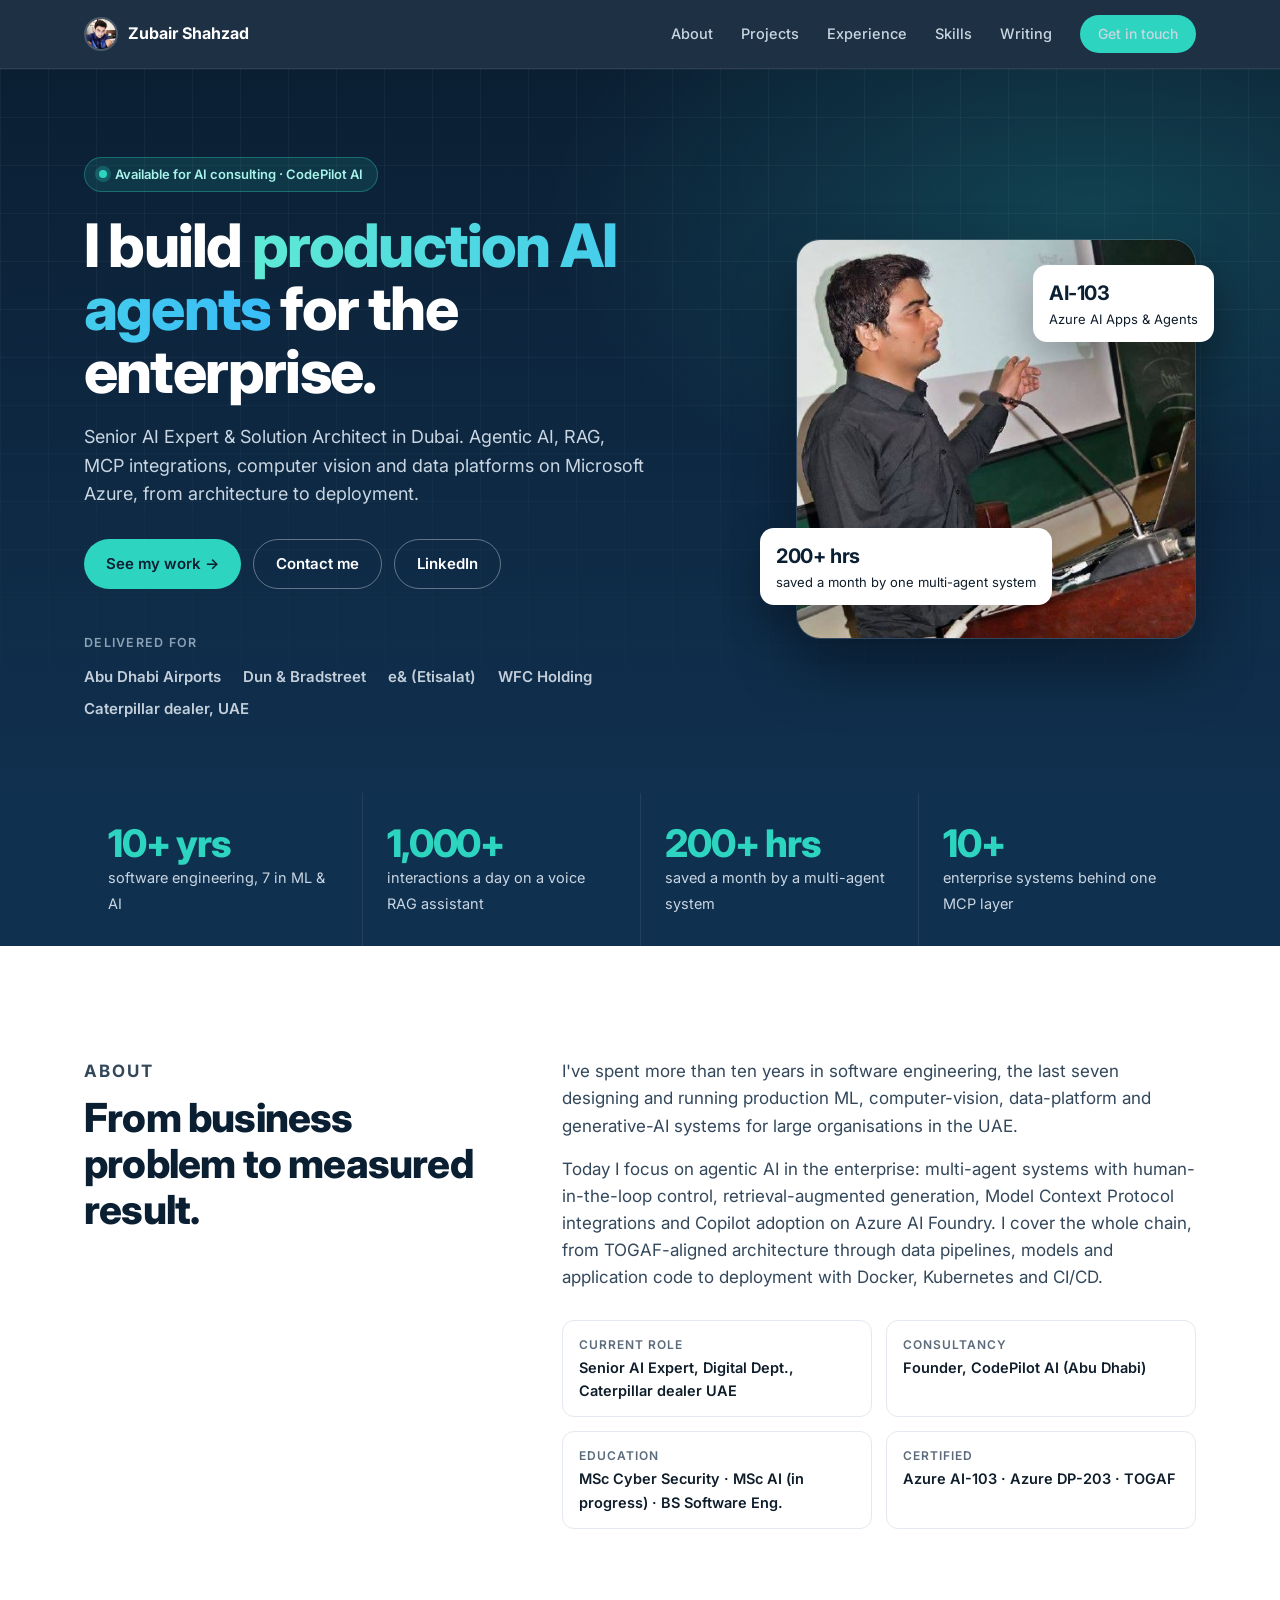
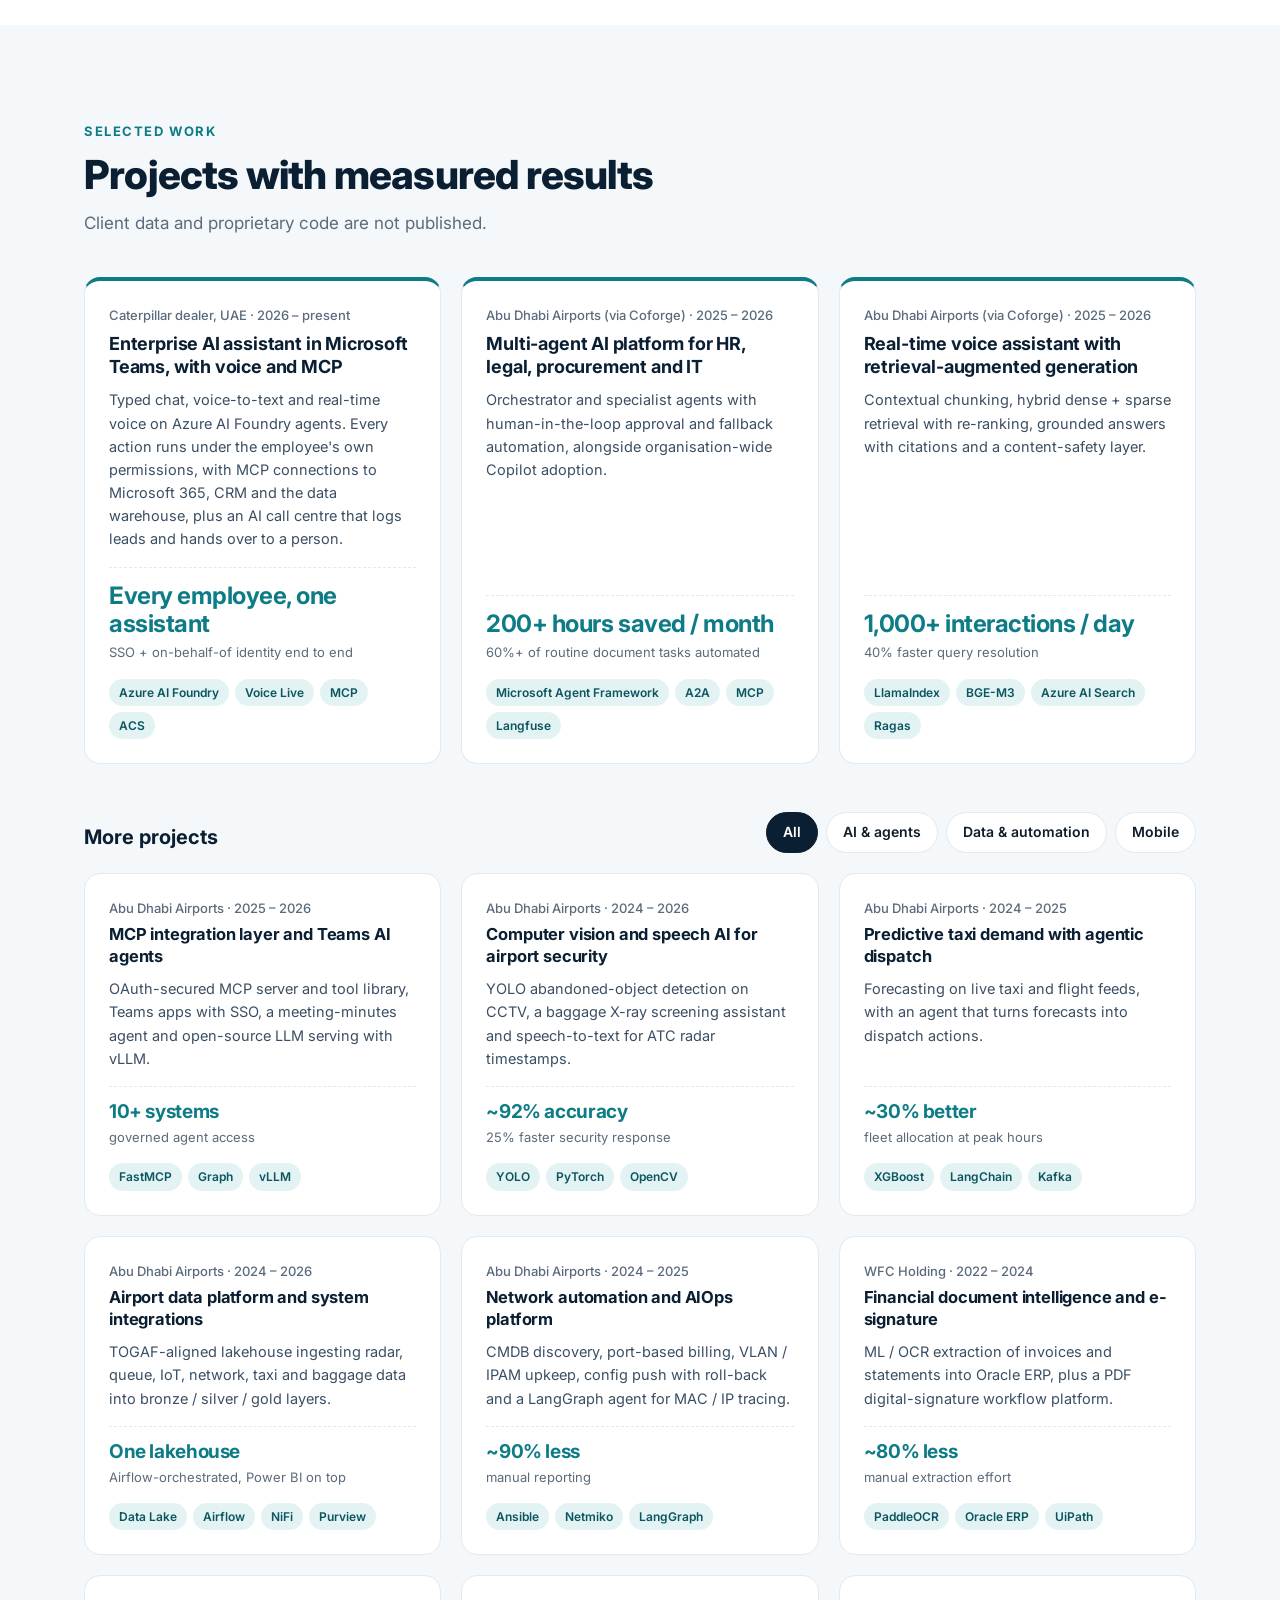
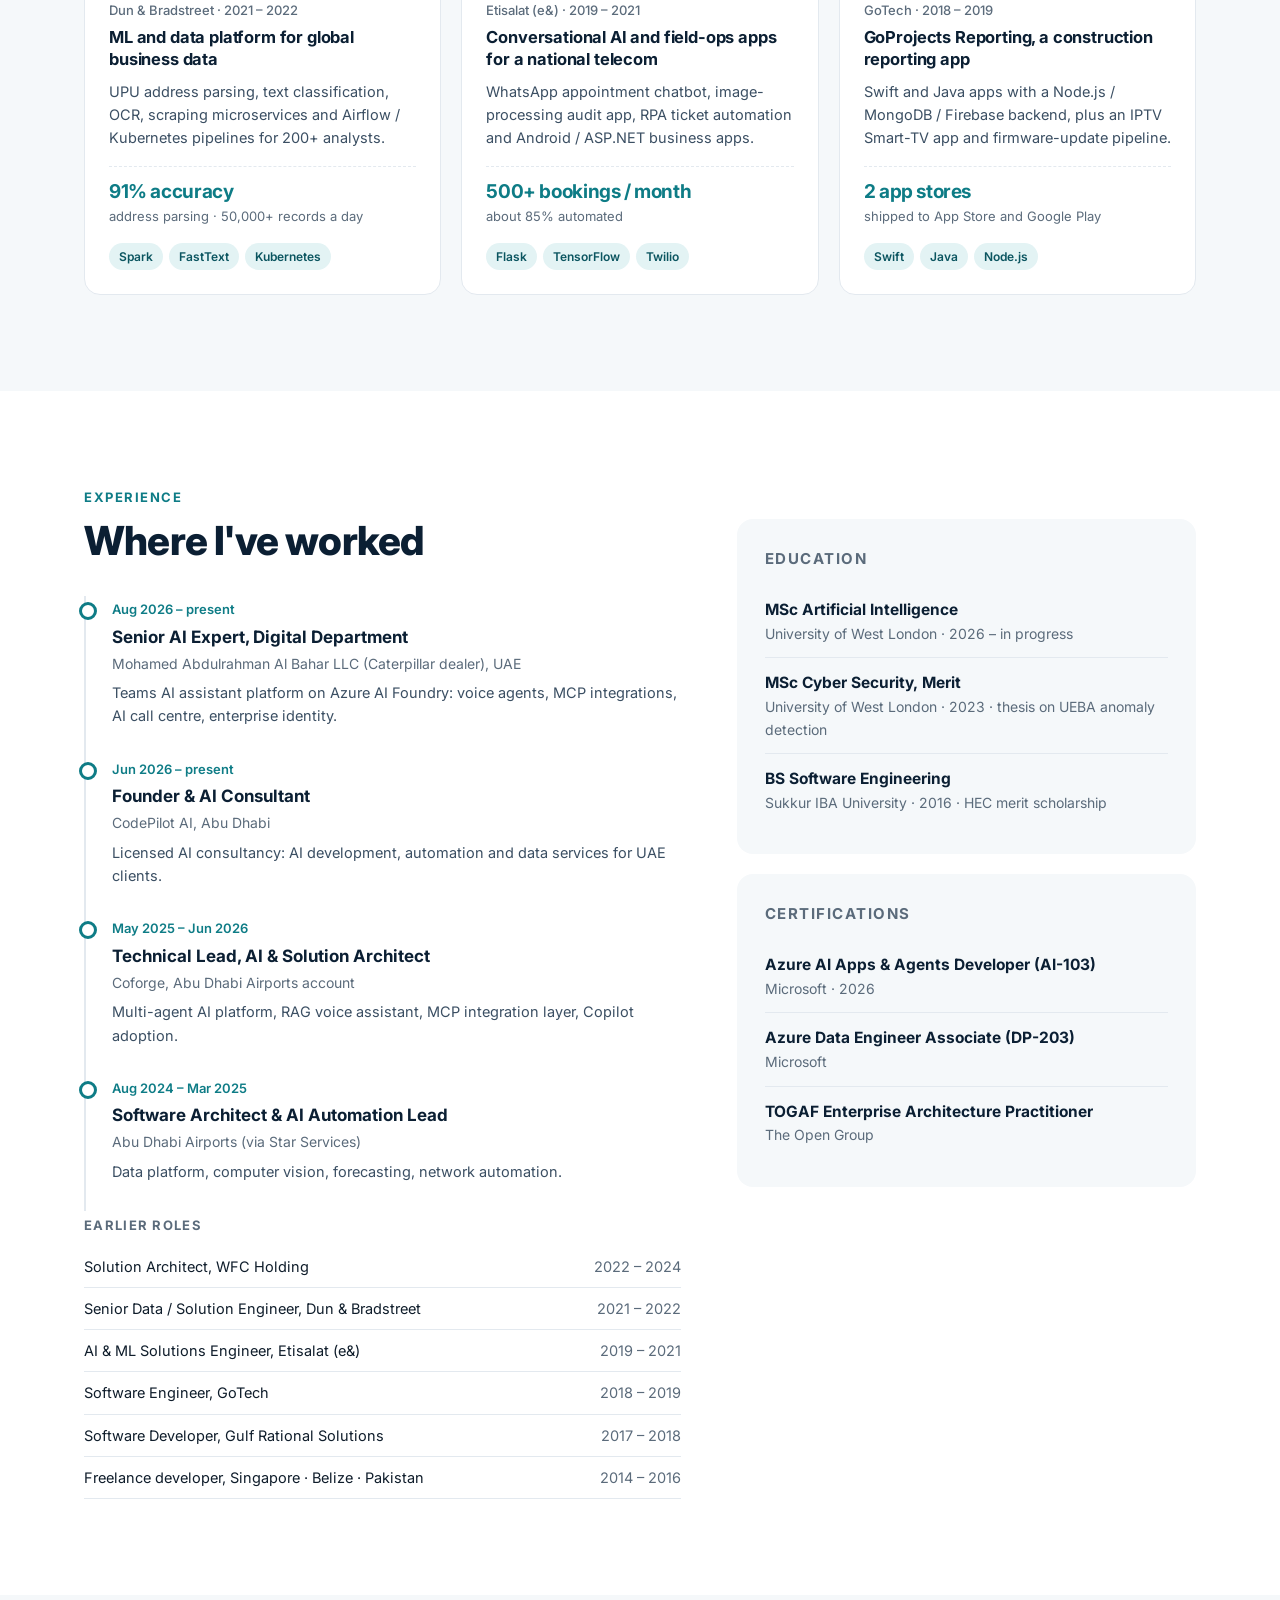
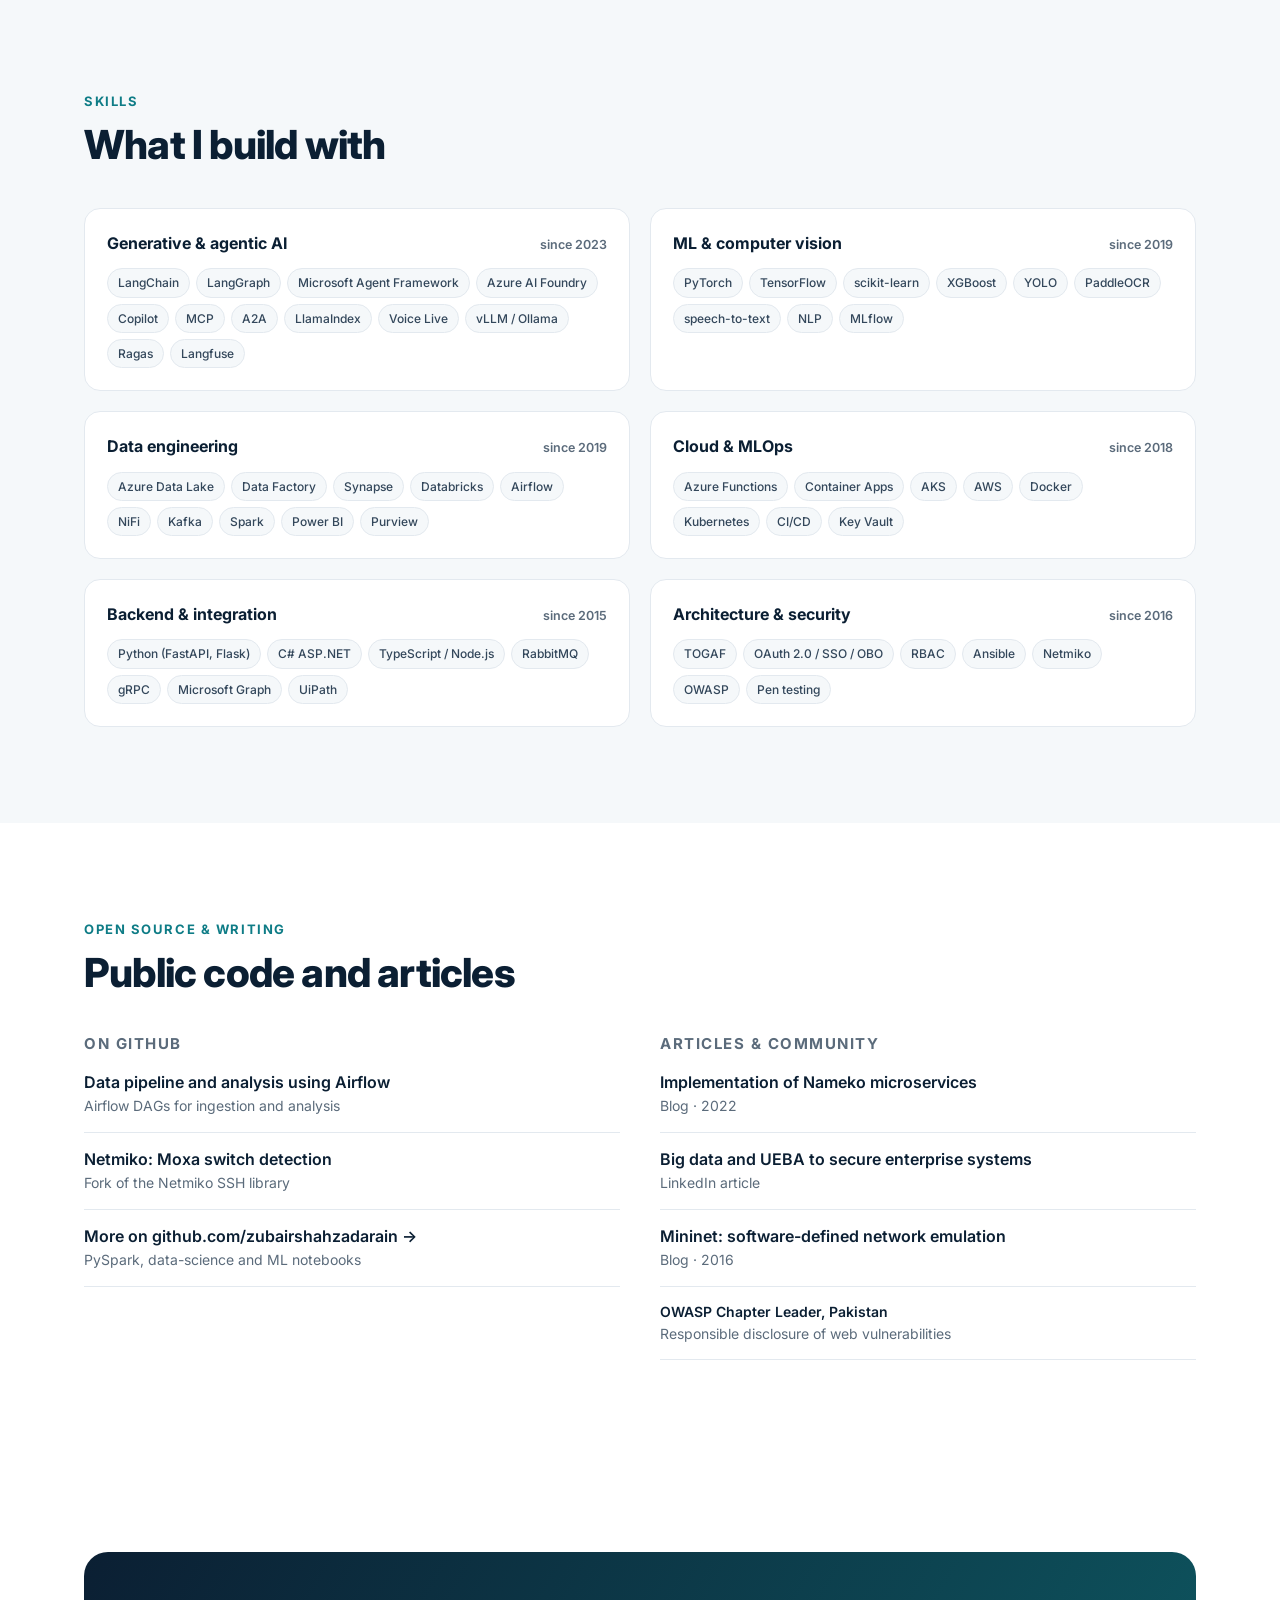
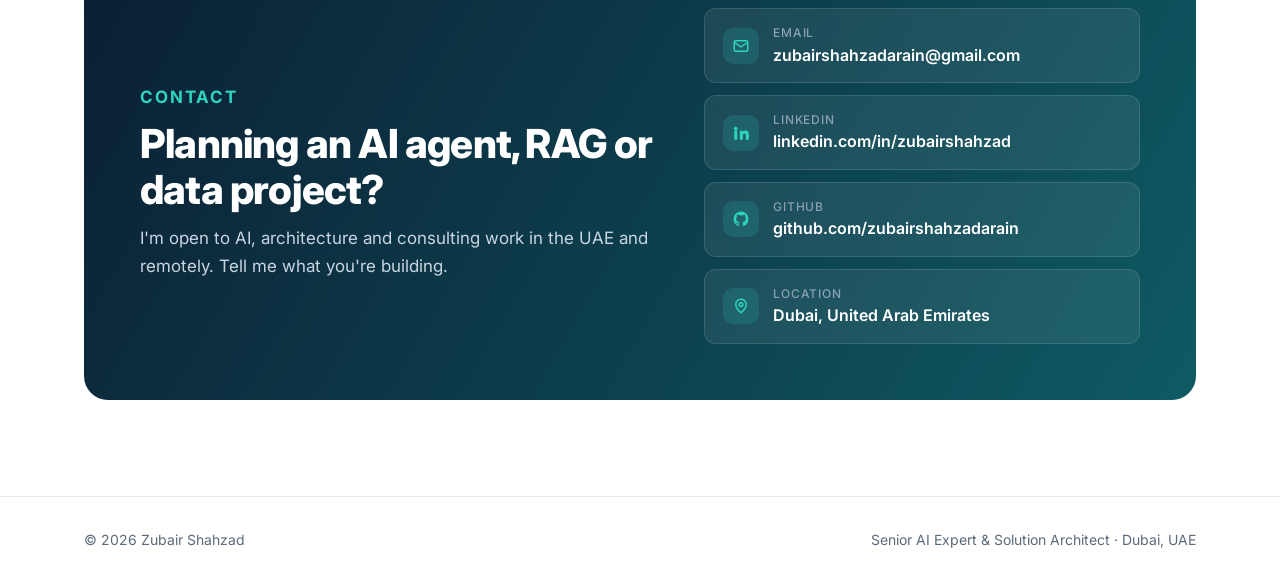
<file: redesign/index.html>
<!DOCTYPE html>
<html lang="en">
<head>
  <meta charset="utf-8">
  <meta name="viewport" content="width=device-width, initial-scale=1">
  <title>Zubair Shahzad — Senior AI Expert &amp; Solution Architect</title>
  <meta name="description" content="Zubair Shahzad — AI expert and solution architect in Dubai: agentic AI, retrieval-augmented generation, MCP integrations, computer vision and data platforms on Microsoft Azure.">
  <link rel="preconnect" href="https://fonts.googleapis.com">
  <link rel="preconnect" href="https://fonts.gstatic.com" crossorigin>
  <link href="https://fonts.googleapis.com/css2?family=Inter:wght@400;500;600;700;800&display=swap" rel="stylesheet">
  <style>
    :root {
      --navy: #0b1f33; --navy-2: #10304f; --ink: #0f1d2b; --muted: #5b6b7b; --line: #e3e9ef;
      --soft: #f5f8fa; --white: #fff; --accent: #0e7c86; --accent-soft: #e3f3f4; --glow: #2dd4bf;
      --radius: 16px; --max: 1160px;
    }
    * { box-sizing: border-box; margin: 0; padding: 0; }
    html { scroll-behavior: smooth; scroll-padding-top: 76px; }
    body { font-family: Inter, system-ui, -apple-system, "Segoe UI", sans-serif; color: var(--ink); background: var(--white); line-height: 1.6; -webkit-font-smoothing: antialiased; }
    a { color: inherit; text-decoration: none; }
    img { max-width: 100%; display: block; }
    .wrap { max-width: var(--max); margin: 0 auto; padding: 0 24px; }
    section { padding: 96px 0; }
    .eyebrow { font-size: 13px; font-weight: 700; letter-spacing: .12em; text-transform: uppercase; color: var(--accent); margin-bottom: 10px; }
    h2 { font-size: clamp(28px, 3.4vw, 40px); line-height: 1.15; letter-spacing: -.02em; font-weight: 800; color: var(--navy); }
    .lead { color: var(--muted); font-size: 17px; max-width: 640px; margin-top: 12px; }
    .btn { display: inline-flex; align-items: center; gap: 8px; padding: 12px 22px; border-radius: 999px; font-weight: 600; font-size: 15px; transition: transform .15s, background .15s, color .15s; }
    .btn:hover { transform: translateY(-1px); }
    .btn-primary { background: var(--glow); color: var(--navy); }
    .btn-primary:hover { background: #5eead4; }
    .btn-ghost { border: 1.5px solid rgba(255,255,255,.35); color: #fff; }
    .btn-ghost:hover { background: rgba(255,255,255,.1); }
    .chip { display: inline-block; background: var(--accent-soft); color: #0b5560; font-size: 12px; font-weight: 600; padding: 4px 10px; border-radius: 999px; }
    .chips { display: flex; flex-wrap: wrap; gap: 6px; }

    /* Nav */
    .nav { position: sticky; top: 0; z-index: 50; background: rgba(11,31,51,.92); backdrop-filter: blur(10px); border-bottom: 1px solid rgba(255,255,255,.08); }
    .nav .wrap { display: flex; align-items: center; justify-content: space-between; height: 68px; }
    .brand { display: flex; align-items: center; gap: 10px; color: #fff; font-weight: 700; font-size: 16px; }
    .brand img { width: 34px; height: 34px; border-radius: 50%; border: 2px solid rgba(255,255,255,.2); object-fit: cover; }
    .nav ul { display: flex; gap: 28px; list-style: none; align-items: center; }
    .nav ul a { color: #c9d6e2; font-size: 14.5px; font-weight: 500; }
    .nav ul a:hover { color: #fff; }
    .nav .btn { padding: 8px 18px; font-size: 14px; }
    .nav-toggle { display: none; background: none; border: 0; color: #fff; font-size: 26px; cursor: pointer; line-height: 1; }

    /* Hero */
    .hero { background: radial-gradient(900px 500px at 85% 20%, rgba(45,212,191,.18), transparent 60%), linear-gradient(180deg, var(--navy) 0%, var(--navy-2) 100%); color: #fff; position: relative; overflow: hidden; padding: 88px 0 72px; }
    .hero::before { content: ""; position: absolute; inset: 0; background-image: linear-gradient(rgba(255,255,255,.04) 1px, transparent 1px), linear-gradient(90deg, rgba(255,255,255,.04) 1px, transparent 1px); background-size: 48px 48px; mask-image: linear-gradient(180deg, #000 30%, transparent 100%); }
    .hero .wrap { position: relative; display: grid; grid-template-columns: 1.25fr .9fr; gap: 56px; align-items: center; }
    .badge { display: inline-flex; align-items: center; gap: 8px; background: rgba(45,212,191,.12); border: 1px solid rgba(45,212,191,.35); color: #a7f3e9; font-size: 13px; font-weight: 600; padding: 6px 14px; border-radius: 999px; margin-bottom: 22px; }
    .badge::before { content: ""; width: 8px; height: 8px; border-radius: 50%; background: var(--glow); box-shadow: 0 0 0 4px rgba(45,212,191,.25); }
    .hero h1 { font-size: clamp(36px, 5.2vw, 60px); line-height: 1.05; letter-spacing: -.03em; font-weight: 800; }
    .hero h1 em { font-style: normal; background: linear-gradient(90deg, #5eead4, #38bdf8); -webkit-background-clip: text; background-clip: text; color: transparent; }
    .hero .sub { color: #c9d6e2; font-size: 18px; margin: 20px 0 30px; max-width: 560px; }
    .hero .ctas { display: flex; flex-wrap: wrap; gap: 12px; }
    .worked { margin-top: 44px; }
    .worked p { font-size: 12.5px; letter-spacing: .1em; text-transform: uppercase; color: #8aa0b4; font-weight: 600; margin-bottom: 12px; }
    .worked ul { list-style: none; display: flex; flex-wrap: wrap; gap: 8px 22px; }
    .worked li { color: #e2ebf3; font-weight: 600; font-size: 15px; opacity: .85; }
    .portrait { position: relative; justify-self: end; width: 100%; max-width: 400px; }
    .portrait img { width: 100%; aspect-ratio: 1; object-fit: cover; border-radius: 24px; border: 1px solid rgba(255,255,255,.15); box-shadow: 0 30px 60px rgba(0,0,0,.35); }
    .float-card { position: absolute; background: #fff; color: var(--ink); border-radius: 14px; padding: 12px 16px; box-shadow: 0 16px 40px rgba(0,0,0,.25); font-size: 13px; }
    .float-card strong { display: block; font-size: 20px; color: var(--navy); letter-spacing: -.02em; }
    .float-card.a { left: -36px; bottom: 34px; }
    .float-card.b { right: -18px; top: 26px; }

    /* Metrics */
    .metrics { padding: 0; margin-top: -1px; background: var(--navy-2); }
    .metrics { border-top: 1px solid rgba(255,255,255,.08); }
    .metrics .grid { display: grid; grid-template-columns: repeat(4, 1fr); }
    .metric { padding: 30px 24px; color: #fff; }
    .metric + .metric { border-left: 1px solid rgba(255,255,255,.08); }
    .metric strong { font-size: 38px; font-weight: 800; letter-spacing: -.03em; color: var(--glow); display: block; line-height: 1.1; }
    .metric span { color: #c9d6e2; font-size: 14.5px; }

    /* About */
    .about .wrap { display: grid; grid-template-columns: .8fr 1.2fr; gap: 56px; align-items: start; }
    .about p { font-size: 17px; color: #33475b; margin-top: 16px; }
    .facts { display: grid; grid-template-columns: 1fr 1fr; gap: 14px; margin-top: 28px; }
    .fact { border: 1px solid var(--line); border-radius: 12px; padding: 14px 16px; }
    .fact small { display: block; color: var(--muted); font-size: 12px; font-weight: 600; text-transform: uppercase; letter-spacing: .08em; }
    .fact div { font-weight: 600; font-size: 14.5px; margin-top: 2px; }

    /* Projects */
    .projects { background: var(--soft); }
    .section-head { display: flex; justify-content: space-between; align-items: end; gap: 24px; flex-wrap: wrap; margin-bottom: 40px; }
    .featured { display: grid; grid-template-columns: repeat(3, 1fr); gap: 20px; margin-bottom: 20px; }
    .card { background: #fff; border: 1px solid var(--line); border-radius: var(--radius); padding: 24px; display: flex; flex-direction: column; transition: transform .2s, box-shadow .2s; }
    .card:hover { transform: translateY(-3px); box-shadow: 0 18px 40px rgba(11,31,51,.10); }
    .card .meta { font-size: 13px; color: var(--muted); font-weight: 500; }
    .card h3 { font-size: 18px; line-height: 1.3; color: var(--navy); margin: 6px 0 10px; letter-spacing: -.01em; }
    .card p { font-size: 14.5px; color: #3b4f63; margin-bottom: 16px; }
    .card .result { margin-top: auto; padding-top: 14px; border-top: 1px dashed var(--line); margin-bottom: 14px; }
    .card .result strong { font-size: 24px; color: var(--accent); letter-spacing: -.02em; display: block; line-height: 1.2; }
    .card .result span { font-size: 13px; color: var(--muted); }
    .card.feature { border-top: 4px solid var(--accent); }
    .filters { display: flex; gap: 8px; flex-wrap: wrap; }
    .filters button { font: inherit; font-size: 14px; font-weight: 600; border: 1px solid var(--line); background: #fff; color: var(--ink); padding: 8px 16px; border-radius: 999px; cursor: pointer; }
    .filters button.on { background: var(--navy); border-color: var(--navy); color: #fff; }
    .grid-3 { display: grid; grid-template-columns: repeat(3, 1fr); gap: 20px; }
    .grid-3 .card h3 { font-size: 16.5px; }
    .grid-3 .card .result strong { font-size: 19px; }
    .card[hidden] { display: none; }

    /* Experience */
    .exp .wrap { display: grid; grid-template-columns: 1.3fr 1fr; gap: 56px; }
    .timeline { margin-top: 32px; border-left: 2px solid var(--line); padding-left: 26px; }
    .role { position: relative; padding-bottom: 28px; }
    .role::before { content: ""; position: absolute; left: -33px; top: 6px; width: 12px; height: 12px; border-radius: 50%; background: #fff; border: 3px solid var(--accent); }
    .role .when { font-size: 13px; font-weight: 600; color: var(--accent); }
    .role h3 { font-size: 17px; color: var(--navy); margin: 2px 0; }
    .role .org { font-size: 14px; color: var(--muted); }
    .role p { font-size: 14.5px; color: #3b4f63; margin-top: 6px; }
    .earlier { margin-top: 4px; }
    .earlier h4 { font-size: 13px; text-transform: uppercase; letter-spacing: .1em; color: var(--muted); margin-bottom: 10px; }
    .earlier li { list-style: none; display: flex; justify-content: space-between; gap: 16px; padding: 9px 0; border-bottom: 1px solid var(--line); font-size: 14.5px; }
    .earlier li span:last-child { color: var(--muted); white-space: nowrap; }
    .panel { background: var(--soft); border-radius: var(--radius); padding: 28px; margin-top: 32px; }
    .panel h3 { font-size: 15px; text-transform: uppercase; letter-spacing: .1em; color: var(--muted); margin-bottom: 14px; }
    .panel .item { padding: 12px 0; border-bottom: 1px solid var(--line); }
    .panel .item:last-child { border-bottom: 0; }
    .panel .item strong { color: var(--navy); font-size: 15.5px; }
    .panel .item div { font-size: 14px; color: var(--muted); }
    .panel + .panel { margin-top: 20px; }

    /* Skills */
    .skills { background: var(--soft); }
    .skill-grid { display: grid; grid-template-columns: repeat(2, 1fr); gap: 20px; margin-top: 40px; }
    .skill { background: #fff; border: 1px solid var(--line); border-radius: var(--radius); padding: 22px; }
    .skill header { display: flex; justify-content: space-between; align-items: baseline; margin-bottom: 12px; }
    .skill h3 { font-size: 16px; color: var(--navy); }
    .skill header span { font-size: 12.5px; color: var(--muted); font-weight: 600; }
    .skill .chip { background: var(--soft); color: #33475b; border: 1px solid var(--line); font-weight: 500; }

    /* Writing */
    .writing .cols { display: grid; grid-template-columns: 1fr 1fr; gap: 40px; margin-top: 36px; }
    .links li { list-style: none; padding: 14px 0; border-bottom: 1px solid var(--line); }
    .links a { font-weight: 600; color: var(--navy); }
    .links a:hover { color: var(--accent); }
    .links span { display: block; font-size: 14px; color: var(--muted); }
    .writing h3 { font-size: 15px; text-transform: uppercase; letter-spacing: .1em; color: var(--muted); }

    /* Contact */
    .cta { background: linear-gradient(120deg, var(--navy) 0%, #0e5a63 100%); color: #fff; border-radius: 24px; padding: 56px; display: grid; grid-template-columns: 1.2fr 1fr; gap: 40px; align-items: center; }
    .cta h2 { color: #fff; }
    .cta p { color: #c9d6e2; margin-top: 12px; font-size: 17px; }
    .contact-list { display: grid; gap: 12px; }
    .contact-list a, .contact-list div { display: flex; align-items: center; gap: 14px; background: rgba(255,255,255,.07); border: 1px solid rgba(255,255,255,.12); border-radius: 12px; padding: 14px 18px; font-weight: 600; }
    .contact-list a:hover { background: rgba(255,255,255,.13); }
    .contact-list small { display: block; font-weight: 500; color: #8aa0b4; font-size: 12px; text-transform: uppercase; letter-spacing: .08em; }
    .ico { width: 36px; height: 36px; border-radius: 10px; background: rgba(45,212,191,.15); color: var(--glow); display: grid; place-items: center; flex: none; }
    .ico svg { width: 18px; height: 18px; }

    footer { padding: 32px 0; border-top: 1px solid var(--line); margin-top: 96px; }
    footer .wrap { display: flex; justify-content: space-between; flex-wrap: wrap; gap: 12px; color: var(--muted); font-size: 14px; }

    /* Responsive */
    @media (max-width: 980px) {
      .hero .wrap, .about .wrap, .exp .wrap, .cta { grid-template-columns: 1fr; }
      .about .wrap { gap: 8px; }
      .portrait { justify-self: start; max-width: 320px; }
      .featured, .grid-3 { grid-template-columns: 1fr 1fr; }
      .metrics .grid { grid-template-columns: 1fr 1fr; }
      .metric:nth-child(3) { border-left: 0; }
      .metric:nth-child(n+3) { border-top: 1px solid rgba(255,255,255,.08); }
    }
    @media (max-width: 760px) {
      section { padding: 64px 0; }
      .wrap { padding: 0 16px; }
      .nav ul { display: none; position: absolute; top: 68px; left: 0; right: 0; flex-direction: column; align-items: stretch; gap: 0; background: var(--navy); padding: 8px 16px 16px; }
      .nav ul.open { display: flex; }
      .nav ul li a { display: block; padding: 12px 4px; }
      .nav-toggle { display: block; }
      .hero { padding: 56px 0 48px; }
      .featured, .grid-3, .skill-grid, .writing .cols, .facts { grid-template-columns: 1fr; }
      .float-card.a { left: 12px; bottom: -18px; }
      .float-card.b { right: 12px; }
      .cta { padding: 32px 22px; }
      .metric { padding: 22px 16px; }
      .metric strong { font-size: 28px; }
      footer { margin-top: 64px; }
    }
  </style>
</head>
<body>

  <header class="nav">
    <div class="wrap">
      <a href="#top" class="brand"><img src="../public/assets/img/profile-img2.jpg" alt="">Zubair Shahzad</a>
      <button class="nav-toggle" aria-label="Open menu" aria-expanded="false">&#9776;</button>
      <ul id="menu">
        <li><a href="#about">About</a></li>
        <li><a href="#projects">Projects</a></li>
        <li><a href="#experience">Experience</a></li>
        <li><a href="#skills">Skills</a></li>
        <li><a href="#writing">Writing</a></li>
        <li><a href="#contact" class="btn btn-primary">Get in touch</a></li>
      </ul>
    </div>
  </header>

  <section class="hero" id="top">
    <div class="wrap">
      <div>
        <span class="badge">Available for AI consulting · CodePilot AI</span>
        <h1>I build <em>production AI agents</em> for the enterprise.</h1>
        <p class="sub">Senior AI Expert &amp; Solution Architect in Dubai. Agentic AI, RAG, MCP integrations, computer vision and data platforms on Microsoft Azure, from architecture to deployment.</p>
        <div class="ctas">
          <a class="btn btn-primary" href="#projects">See my work →</a>
          <a class="btn btn-ghost" href="#contact">Contact me</a>
          <a class="btn btn-ghost" href="https://www.linkedin.com/in/zubairshahzad/" target="_blank" rel="noopener">LinkedIn</a>
        </div>
        <div class="worked">
          <p>Delivered for</p>
          <ul>
            <li>Abu Dhabi Airports</li><li>Dun &amp; Bradstreet</li><li>e&amp; (Etisalat)</li><li>WFC Holding</li><li>Caterpillar dealer, UAE</li>
          </ul>
        </div>
      </div>
      <div class="portrait">
        <img src="../public/assets/img/profile-img.jpg" alt="Zubair Shahzad presenting">
        <div class="float-card b"><strong>AI-103</strong>Azure AI Apps &amp; Agents</div>
        <div class="float-card a"><strong>200+ hrs</strong>saved a month by one multi-agent system</div>
      </div>
    </div>
  </section>

  <div class="metrics">
    <div class="wrap grid">
      <div class="metric"><strong>10+ yrs</strong><span>software engineering, 7 in ML &amp; AI</span></div>
      <div class="metric"><strong>1,000+</strong><span>interactions a day on a voice RAG assistant</span></div>
      <div class="metric"><strong>200+ hrs</strong><span>saved a month by a multi-agent system</span></div>
      <div class="metric"><strong>10+</strong><span>enterprise systems behind one MCP layer</span></div>
    </div>
  </div>

  <section class="about" id="about">
    <div class="wrap">
      <div>
        <p class="eyebrow">About</p>
        <h2>From business problem to measured result.</h2>
      </div>
      <div>
        <p>I've spent more than ten years in software engineering, the last seven designing and running production ML, computer-vision, data-platform and generative-AI systems for large organisations in the UAE.</p>
        <p>Today I focus on agentic AI in the enterprise: multi-agent systems with human-in-the-loop control, retrieval-augmented generation, Model Context Protocol integrations and Copilot adoption on Azure AI Foundry. I cover the whole chain, from TOGAF-aligned architecture through data pipelines, models and application code to deployment with Docker, Kubernetes and CI/CD.</p>
        <div class="facts">
          <div class="fact"><small>Current role</small><div>Senior AI Expert, Digital Dept., Caterpillar dealer UAE</div></div>
          <div class="fact"><small>Consultancy</small><div>Founder, CodePilot AI (Abu Dhabi)</div></div>
          <div class="fact"><small>Education</small><div>MSc Cyber Security · MSc AI (in progress) · BS Software Eng.</div></div>
          <div class="fact"><small>Certified</small><div>Azure AI-103 · Azure DP-203 · TOGAF</div></div>
        </div>
      </div>
    </div>
  </section>

  <section class="projects" id="projects">
    <div class="wrap">
      <div class="section-head">
        <div>
          <p class="eyebrow">Selected work</p>
          <h2>Projects with measured results</h2>
          <p class="lead">Client data and proprietary code are not published.</p>
        </div>
      </div>

      <div class="featured">
        <article class="card feature">
          <span class="meta">Caterpillar dealer, UAE · 2026 – present</span>
          <h3>Enterprise AI assistant in Microsoft Teams, with voice and MCP</h3>
          <p>Typed chat, voice-to-text and real-time voice on Azure AI Foundry agents. Every action runs under the employee's own permissions, with MCP connections to Microsoft 365, CRM and the data warehouse, plus an AI call centre that logs leads and hands over to a person.</p>
          <div class="result"><strong>Every employee, one assistant</strong><span>SSO + on-behalf-of identity end to end</span></div>
          <div class="chips"><span class="chip">Azure AI Foundry</span><span class="chip">Voice Live</span><span class="chip">MCP</span><span class="chip">ACS</span></div>
        </article>
        <article class="card feature">
          <span class="meta">Abu Dhabi Airports (via Coforge) · 2025 – 2026</span>
          <h3>Multi-agent AI platform for HR, legal, procurement and IT</h3>
          <p>Orchestrator and specialist agents with human-in-the-loop approval and fallback automation, alongside organisation-wide Copilot adoption.</p>
          <div class="result"><strong>200+ hours saved / month</strong><span>60%+ of routine document tasks automated</span></div>
          <div class="chips"><span class="chip">Microsoft Agent Framework</span><span class="chip">A2A</span><span class="chip">MCP</span><span class="chip">Langfuse</span></div>
        </article>
        <article class="card feature">
          <span class="meta">Abu Dhabi Airports (via Coforge) · 2025 – 2026</span>
          <h3>Real-time voice assistant with retrieval-augmented generation</h3>
          <p>Contextual chunking, hybrid dense + sparse retrieval with re-ranking, grounded answers with citations and a content-safety layer.</p>
          <div class="result"><strong>1,000+ interactions / day</strong><span>40% faster query resolution</span></div>
          <div class="chips"><span class="chip">LlamaIndex</span><span class="chip">BGE-M3</span><span class="chip">Azure AI Search</span><span class="chip">Ragas</span></div>
        </article>
      </div>

      <div class="section-head" style="margin: 48px 0 20px">
        <h3 style="font-size:20px;color:var(--navy)">More projects</h3>
        <div class="filters" role="group" aria-label="Filter projects">
          <button class="on" data-f="all">All</button>
          <button data-f="ai">AI &amp; agents</button>
          <button data-f="data">Data &amp; automation</button>
          <button data-f="mobile">Mobile</button>
        </div>
      </div>

      <div class="grid-3" id="more">
        <article class="card" data-c="ai">
          <span class="meta">Abu Dhabi Airports · 2025 – 2026</span>
          <h3>MCP integration layer and Teams AI agents</h3>
          <p>OAuth-secured MCP server and tool library, Teams apps with SSO, a meeting-minutes agent and open-source LLM serving with vLLM.</p>
          <div class="result"><strong>10+ systems</strong><span>governed agent access</span></div>
          <div class="chips"><span class="chip">FastMCP</span><span class="chip">Graph</span><span class="chip">vLLM</span></div>
        </article>
        <article class="card" data-c="ai">
          <span class="meta">Abu Dhabi Airports · 2024 – 2026</span>
          <h3>Computer vision and speech AI for airport security</h3>
          <p>YOLO abandoned-object detection on CCTV, a baggage X-ray screening assistant and speech-to-text for ATC radar timestamps.</p>
          <div class="result"><strong>~92% accuracy</strong><span>25% faster security response</span></div>
          <div class="chips"><span class="chip">YOLO</span><span class="chip">PyTorch</span><span class="chip">OpenCV</span></div>
        </article>
        <article class="card" data-c="ai">
          <span class="meta">Abu Dhabi Airports · 2024 – 2025</span>
          <h3>Predictive taxi demand with agentic dispatch</h3>
          <p>Forecasting on live taxi and flight feeds, with an agent that turns forecasts into dispatch actions.</p>
          <div class="result"><strong>~30% better</strong><span>fleet allocation at peak hours</span></div>
          <div class="chips"><span class="chip">XGBoost</span><span class="chip">LangChain</span><span class="chip">Kafka</span></div>
        </article>
        <article class="card" data-c="data">
          <span class="meta">Abu Dhabi Airports · 2024 – 2026</span>
          <h3>Airport data platform and system integrations</h3>
          <p>TOGAF-aligned lakehouse ingesting radar, queue, IoT, network, taxi and baggage data into bronze / silver / gold layers.</p>
          <div class="result"><strong>One lakehouse</strong><span>Airflow-orchestrated, Power BI on top</span></div>
          <div class="chips"><span class="chip">Data Lake</span><span class="chip">Airflow</span><span class="chip">NiFi</span><span class="chip">Purview</span></div>
        </article>
        <article class="card" data-c="data">
          <span class="meta">Abu Dhabi Airports · 2024 – 2025</span>
          <h3>Network automation and AIOps platform</h3>
          <p>CMDB discovery, port-based billing, VLAN / IPAM upkeep, config push with roll-back and a LangGraph agent for MAC / IP tracing.</p>
          <div class="result"><strong>~90% less</strong><span>manual reporting</span></div>
          <div class="chips"><span class="chip">Ansible</span><span class="chip">Netmiko</span><span class="chip">LangGraph</span></div>
        </article>
        <article class="card" data-c="ai">
          <span class="meta">WFC Holding · 2022 – 2024</span>
          <h3>Financial document intelligence and e-signature</h3>
          <p>ML / OCR extraction of invoices and statements into Oracle ERP, plus a PDF digital-signature workflow platform.</p>
          <div class="result"><strong>~80% less</strong><span>manual extraction effort</span></div>
          <div class="chips"><span class="chip">PaddleOCR</span><span class="chip">Oracle ERP</span><span class="chip">UiPath</span></div>
        </article>
        <article class="card" data-c="data">
          <span class="meta">Dun &amp; Bradstreet · 2021 – 2022</span>
          <h3>ML and data platform for global business data</h3>
          <p>UPU address parsing, text classification, OCR, scraping microservices and Airflow / Kubernetes pipelines for 200+ analysts.</p>
          <div class="result"><strong>91% accuracy</strong><span>address parsing · 50,000+ records a day</span></div>
          <div class="chips"><span class="chip">Spark</span><span class="chip">FastText</span><span class="chip">Kubernetes</span></div>
        </article>
        <article class="card" data-c="ai">
          <span class="meta">Etisalat (e&amp;) · 2019 – 2021</span>
          <h3>Conversational AI and field-ops apps for a national telecom</h3>
          <p>WhatsApp appointment chatbot, image-processing audit app, RPA ticket automation and Android / ASP.NET business apps.</p>
          <div class="result"><strong>500+ bookings / month</strong><span>about 85% automated</span></div>
          <div class="chips"><span class="chip">Flask</span><span class="chip">TensorFlow</span><span class="chip">Twilio</span></div>
        </article>
        <article class="card" data-c="mobile">
          <span class="meta">GoTech · 2018 – 2019</span>
          <h3>GoProjects Reporting, a construction reporting app</h3>
          <p>Swift and Java apps with a Node.js / MongoDB / Firebase backend, plus an IPTV Smart-TV app and firmware-update pipeline.</p>
          <div class="result"><strong>2 app stores</strong><span>shipped to App Store and Google Play</span></div>
          <div class="chips"><span class="chip">Swift</span><span class="chip">Java</span><span class="chip">Node.js</span></div>
        </article>
      </div>
    </div>
  </section>

  <section class="exp" id="experience">
    <div class="wrap">
      <div>
        <p class="eyebrow">Experience</p>
        <h2>Where I've worked</h2>
        <div class="timeline">
          <div class="role"><span class="when">Aug 2026 – present</span><h3>Senior AI Expert, Digital Department</h3><div class="org">Mohamed Abdulrahman Al Bahar LLC (Caterpillar dealer), UAE</div><p>Teams AI assistant platform on Azure AI Foundry: voice agents, MCP integrations, AI call centre, enterprise identity.</p></div>
          <div class="role"><span class="when">Jun 2026 – present</span><h3>Founder &amp; AI Consultant</h3><div class="org">CodePilot AI, Abu Dhabi</div><p>Licensed AI consultancy: AI development, automation and data services for UAE clients.</p></div>
          <div class="role"><span class="when">May 2025 – Jun 2026</span><h3>Technical Lead, AI &amp; Solution Architect</h3><div class="org">Coforge, Abu Dhabi Airports account</div><p>Multi-agent AI platform, RAG voice assistant, MCP integration layer, Copilot adoption.</p></div>
          <div class="role"><span class="when">Aug 2024 – Mar 2025</span><h3>Software Architect &amp; AI Automation Lead</h3><div class="org">Abu Dhabi Airports (via Star Services)</div><p>Data platform, computer vision, forecasting, network automation.</p></div>
        </div>
        <div class="earlier">
          <h4>Earlier roles</h4>
          <ul>
            <li><span>Solution Architect, WFC Holding</span><span>2022 – 2024</span></li>
            <li><span>Senior Data / Solution Engineer, Dun &amp; Bradstreet</span><span>2021 – 2022</span></li>
            <li><span>AI &amp; ML Solutions Engineer, Etisalat (e&amp;)</span><span>2019 – 2021</span></li>
            <li><span>Software Engineer, GoTech</span><span>2018 – 2019</span></li>
            <li><span>Software Developer, Gulf Rational Solutions</span><span>2017 – 2018</span></li>
            <li><span>Freelance developer, Singapore · Belize · Pakistan</span><span>2014 – 2016</span></li>
          </ul>
        </div>
      </div>
      <aside>
        <div class="panel">
          <h3>Education</h3>
          <div class="item"><strong>MSc Artificial Intelligence</strong><div>University of West London · 2026 – in progress</div></div>
          <div class="item"><strong>MSc Cyber Security, Merit</strong><div>University of West London · 2023 · thesis on UEBA anomaly detection</div></div>
          <div class="item"><strong>BS Software Engineering</strong><div>Sukkur IBA University · 2016 · HEC merit scholarship</div></div>
        </div>
        <div class="panel">
          <h3>Certifications</h3>
          <div class="item"><strong>Azure AI Apps &amp; Agents Developer (AI-103)</strong><div>Microsoft · 2026</div></div>
          <div class="item"><strong>Azure Data Engineer Associate (DP-203)</strong><div>Microsoft</div></div>
          <div class="item"><strong>TOGAF Enterprise Architecture Practitioner</strong><div>The Open Group</div></div>
        </div>
      </aside>
    </div>
  </section>

  <section class="skills" id="skills">
    <div class="wrap">
      <p class="eyebrow">Skills</p>
      <h2>What I build with</h2>
      <div class="skill-grid">
        <div class="skill"><header><h3>Generative &amp; agentic AI</h3><span>since 2023</span></header><div class="chips"><span class="chip">LangChain</span><span class="chip">LangGraph</span><span class="chip">Microsoft Agent Framework</span><span class="chip">Azure AI Foundry</span><span class="chip">Copilot</span><span class="chip">MCP</span><span class="chip">A2A</span><span class="chip">LlamaIndex</span><span class="chip">Voice Live</span><span class="chip">vLLM / Ollama</span><span class="chip">Ragas</span><span class="chip">Langfuse</span></div></div>
        <div class="skill"><header><h3>ML &amp; computer vision</h3><span>since 2019</span></header><div class="chips"><span class="chip">PyTorch</span><span class="chip">TensorFlow</span><span class="chip">scikit-learn</span><span class="chip">XGBoost</span><span class="chip">YOLO</span><span class="chip">PaddleOCR</span><span class="chip">speech-to-text</span><span class="chip">NLP</span><span class="chip">MLflow</span></div></div>
        <div class="skill"><header><h3>Data engineering</h3><span>since 2019</span></header><div class="chips"><span class="chip">Azure Data Lake</span><span class="chip">Data Factory</span><span class="chip">Synapse</span><span class="chip">Databricks</span><span class="chip">Airflow</span><span class="chip">NiFi</span><span class="chip">Kafka</span><span class="chip">Spark</span><span class="chip">Power BI</span><span class="chip">Purview</span></div></div>
        <div class="skill"><header><h3>Cloud &amp; MLOps</h3><span>since 2018</span></header><div class="chips"><span class="chip">Azure Functions</span><span class="chip">Container Apps</span><span class="chip">AKS</span><span class="chip">AWS</span><span class="chip">Docker</span><span class="chip">Kubernetes</span><span class="chip">CI/CD</span><span class="chip">Key Vault</span></div></div>
        <div class="skill"><header><h3>Backend &amp; integration</h3><span>since 2015</span></header><div class="chips"><span class="chip">Python (FastAPI, Flask)</span><span class="chip">C# ASP.NET</span><span class="chip">TypeScript / Node.js</span><span class="chip">RabbitMQ</span><span class="chip">gRPC</span><span class="chip">Microsoft Graph</span><span class="chip">UiPath</span></div></div>
        <div class="skill"><header><h3>Architecture &amp; security</h3><span>since 2016</span></header><div class="chips"><span class="chip">TOGAF</span><span class="chip">OAuth 2.0 / SSO / OBO</span><span class="chip">RBAC</span><span class="chip">Ansible</span><span class="chip">Netmiko</span><span class="chip">OWASP</span><span class="chip">Pen testing</span></div></div>
      </div>
    </div>
  </section>

  <section class="writing" id="writing">
    <div class="wrap">
      <p class="eyebrow">Open source &amp; writing</p>
      <h2>Public code and articles</h2>
      <div class="cols">
        <div>
          <h3>On GitHub</h3>
          <ul class="links">
            <li><a href="https://github.com/zubairshahzadarain/Data_pipeline_and_analysis_using_airflow" target="_blank" rel="noopener">Data pipeline and analysis using Airflow</a><span>Airflow DAGs for ingestion and analysis</span></li>
            <li><a href="https://github.com/zubairshahzadarain/netmiko_adding_moxa_detection" target="_blank" rel="noopener">Netmiko: Moxa switch detection</a><span>Fork of the Netmiko SSH library</span></li>
            <li><a href="https://github.com/zubairshahzadarain" target="_blank" rel="noopener">More on github.com/zubairshahzadarain →</a><span>PySpark, data-science and ML notebooks</span></li>
          </ul>
        </div>
        <div>
          <h3>Articles &amp; community</h3>
          <ul class="links">
            <li><a href="https://zubair-learning.blogspot.com/2022/05/implementation-of-nameko.html" target="_blank" rel="noopener">Implementation of Nameko microservices</a><span>Blog · 2022</span></li>
            <li><a href="https://www.linkedin.com/pulse/application-big-data-secure-monitor-enterprise-system-zubair-shahzad" target="_blank" rel="noopener">Big data and UEBA to secure enterprise systems</a><span>LinkedIn article</span></li>
            <li><a href="https://debutantstech.blogspot.com/2016/08/mininet-by-zubair-shahzad.html" target="_blank" rel="noopener">Mininet: software-defined network emulation</a><span>Blog · 2016</span></li>
            <li><span style="color:var(--navy);font-weight:600">OWASP Chapter Leader, Pakistan</span><span>Responsible disclosure of web vulnerabilities</span></li>
          </ul>
        </div>
      </div>
    </div>
  </section>

  <section id="contact" style="padding-bottom:0">
    <div class="wrap">
      <div class="cta">
        <div>
          <p class="eyebrow" style="color:var(--glow)">Contact</p>
          <h2>Planning an AI agent, RAG or data project?</h2>
          <p>I'm open to AI, architecture and consulting work in the UAE and remotely. Tell me what you're building.</p>
        </div>
        <div class="contact-list">
          <a href="mailto:zubairshahzadarain@gmail.com"><span class="ico"><svg viewBox="0 0 24 24" fill="none" stroke="currentColor" stroke-width="2"><rect x="3" y="5" width="18" height="14" rx="2"/><path d="m3 7 9 6 9-6"/></svg></span><span><small>Email</small>zubairshahzadarain@gmail.com</span></a>
          <a href="https://www.linkedin.com/in/zubairshahzad/" target="_blank" rel="noopener"><span class="ico"><svg viewBox="0 0 24 24" fill="currentColor"><path d="M4.98 3.5a2.5 2.5 0 1 1 0 5 2.5 2.5 0 0 1 0-5ZM3 9h4v12H3V9Zm7 0h3.8v1.7h.05c.53-1 1.83-2.05 3.77-2.05 4.03 0 4.78 2.65 4.78 6.1V21h-4v-5.5c0-1.3-.02-3-1.83-3-1.83 0-2.1 1.43-2.1 2.9V21h-4V9Z"/></svg></span><span><small>LinkedIn</small>linkedin.com/in/zubairshahzad</span></a>
          <a href="https://github.com/zubairshahzadarain" target="_blank" rel="noopener"><span class="ico"><svg viewBox="0 0 24 24" fill="currentColor"><path d="M12 2a10 10 0 0 0-3.16 19.49c.5.09.68-.22.68-.48v-1.7c-2.78.6-3.37-1.34-3.37-1.34-.45-1.16-1.11-1.47-1.11-1.47-.91-.62.07-.6.07-.6 1 .07 1.53 1.03 1.53 1.03.9 1.52 2.34 1.08 2.91.83.09-.65.35-1.09.63-1.34-2.22-.25-4.55-1.11-4.55-4.94 0-1.09.39-1.98 1.03-2.68-.1-.25-.45-1.27.1-2.64 0 0 .84-.27 2.75 1.02a9.5 9.5 0 0 1 5 0c1.91-1.3 2.75-1.02 2.75-1.02.55 1.37.2 2.39.1 2.64.64.7 1.03 1.59 1.03 2.68 0 3.84-2.34 4.68-4.57 4.93.36.31.68.92.68 1.85v2.75c0 .27.18.58.69.48A10 10 0 0 0 12 2Z"/></svg></span><span><small>GitHub</small>github.com/zubairshahzadarain</span></a>
          <div><span class="ico"><svg viewBox="0 0 24 24" fill="none" stroke="currentColor" stroke-width="2"><path d="M12 21s-7-6.2-7-11a7 7 0 0 1 14 0c0 4.8-7 11-7 11Z"/><circle cx="12" cy="10" r="2.5"/></svg></span><span><small>Location</small>Dubai, United Arab Emirates</span></div>
        </div>
      </div>
    </div>
  </section>

  <footer>
    <div class="wrap">
      <span>© <span id="year">2026</span> Zubair Shahzad</span>
      <span>Senior AI Expert &amp; Solution Architect · Dubai, UAE</span>
    </div>
  </footer>

  <script>
    const toggle = document.querySelector('.nav-toggle');
    const menu = document.getElementById('menu');
    toggle.addEventListener('click', () => {
      const open = menu.classList.toggle('open');
      toggle.setAttribute('aria-expanded', open);
    });
    menu.querySelectorAll('a').forEach(a => a.addEventListener('click', () => menu.classList.remove('open')));

    document.querySelectorAll('.filters button').forEach(btn => btn.addEventListener('click', () => {
      document.querySelectorAll('.filters button').forEach(b => b.classList.toggle('on', b === btn));
      document.querySelectorAll('#more .card').forEach(card => {
        card.hidden = btn.dataset.f !== 'all' && card.dataset.c !== btn.dataset.f;
      });
    }));

    document.getElementById('year').textContent = new Date().getFullYear();
  </script>
</body>
</html>
</file>
<file: public/assets/css/style.css>
/**
* Template Name: iPortfolio - v3.7.0
* Template URL: https://bootstrapmade.com/iportfolio-bootstrap-portfolio-websites-template/
* Author: BootstrapMade.com
* License: https://bootstrapmade.com/license/
*/

/*--------------------------------------------------------------
# General
--------------------------------------------------------------*/
body {
  font-family: "Open Sans", sans-serif;
  color: #272829;
}

a {
  color: #149ddd;
  text-decoration: none;
}

a:hover {
  color: #37b3ed;
  text-decoration: none;
}

h1, h2, h3, h4, h5, h6 {
  font-family: "Raleway", sans-serif;
}

/*--------------------------------------------------------------
# Back to top button
--------------------------------------------------------------*/
.back-to-top {
  position: fixed;
  visibility: hidden;
  opacity: 0;
  right: 15px;
  bottom: 15px;
  z-index: 996;
  background: #149ddd;
  width: 40px;
  height: 40px;
  border-radius: 50px;
  transition: all 0.4s;
}
.back-to-top i {
  font-size: 28px;
  color: #fff;
  line-height: 0;
}
.back-to-top:hover {
  background: #2eafec;
  color: #fff;
}
.back-to-top.active {
  visibility: visible;
  opacity: 1;
}

/*--------------------------------------------------------------
# Header
--------------------------------------------------------------*/
#header {
  position: fixed;
  top: 0;
  left: 0;
  bottom: 0;
  width: 300px;
  transition: all ease-in-out 0.5s;
  z-index: 9997;
  transition: all 0.5s;
  padding: 0 15px;
  background: #040b14;
  overflow-y: auto;
}
#header .profile img {
  margin: 15px auto;
  display: block;
  width: 120px;
  border: 8px solid #2c2f3f;
}
#header .profile h1 {
  font-size: 24px;
  margin: 0;
  padding: 0;
  font-weight: 600;
  -moz-text-align-last: center;
  text-align-last: center;
  font-family: "Poppins", sans-serif;
}
#header .profile h1 a, #header .profile h1 a:hover {
  color: #fff;
  text-decoration: none;
}
#header .profile .social-links a {
  font-size: 18px;
  display: inline-block;
  background: #212431;
  color: #fff;
  line-height: 1;
  padding: 8px 0;
  margin-right: 4px;
  border-radius: 50%;
  text-align: center;
  width: 36px;
  height: 36px;
  transition: 0.3s;
}
#header .profile .social-links a:hover {
  background: #149ddd;
  color: #fff;
  text-decoration: none;
}

#main {
  margin-left: 300px;
}

@media (max-width: 1199px) {
  #header {
    left: -300px;
  }

  #main {
    margin-left: 0;
  }
}
/*--------------------------------------------------------------
# Navigation Menu
--------------------------------------------------------------*/
/* Desktop Navigation */
.nav-menu {
  padding: 30px 0 0 0;
}
.nav-menu * {
  margin: 0;
  padding: 0;
  list-style: none;
}
.nav-menu > ul > li {
  position: relative;
  white-space: nowrap;
}
.nav-menu a, .nav-menu a:focus {
  display: flex;
  align-items: center;
  color: #a8a9b4;
  padding: 12px 15px;
  margin-bottom: 8px;
  transition: 0.3s;
  font-size: 15px;
}
.nav-menu a i, .nav-menu a:focus i {
  font-size: 24px;
  padding-right: 8px;
  color: #6f7180;
}
.nav-menu a:hover, .nav-menu .active, .nav-menu .active:focus, .nav-menu li:hover > a {
  text-decoration: none;
  color: #fff;
}
.nav-menu a:hover i, .nav-menu .active i, .nav-menu .active:focus i, .nav-menu li:hover > a i {
  color: #149ddd;
}

/* Mobile Navigation */
.mobile-nav-toggle {
  position: fixed;
  right: 15px;
  top: 15px;
  z-index: 9998;
  border: 0;
  font-size: 24px;
  transition: all 0.4s;
  outline: none !important;
  background-color: #149ddd;
  color: #fff;
  width: 40px;
  height: 40px;
  display: inline-flex;
  align-items: center;
  justify-content: center;
  line-height: 0;
  border-radius: 50px;
  cursor: pointer;
}

.mobile-nav-active {
  overflow: hidden;
}
.mobile-nav-active #header {
  left: 0;
}

/*--------------------------------------------------------------
# Hero Section
--------------------------------------------------------------*/
#hero {
  width: 100%;
  height: 100vh;
  background: url("../img/hero-bg.jpg") top center;
  background-size: cover;
  position: relative;
}
#hero:before {
  content: "";
  background: rgba(5, 13, 24, 0.3);
  position: absolute;
  bottom: 0;
  top: 0;
  left: 0;
  right: 0;
  z-index: 1;
}
#hero .hero-container {
  position: relative;
  z-index: 2;
  min-width: 300px;
}
#hero h1 {
  margin: 0 0 10px 0;
  font-size: 64px;
  font-weight: 700;
  line-height: 56px;
  color: #fff;
}
#hero p {
  color: #fff;
  margin-bottom: 50px;
  font-size: 26px;
  font-family: "Poppins", sans-serif;
}
#hero p span {
  color: #fff;
  padding-bottom: 4px;
  letter-spacing: 1px;
  border-bottom: 3px solid #149ddd;
}
@media (min-width: 1024px) {
  #hero {
    background-attachment: fixed;
  }
}
@media (max-width: 768px) {
  #hero h1 {
    font-size: 28px;
    line-height: 36px;
  }
  #hero {
  width: 100%;
  height: auto;
  background: url("../img/hero-bg.jpg") top center;
  background-size: cover;
}
  #hero h2 {
    font-size: 18px;
    line-height: 24px;
    margin-bottom: 30px;
  }
}

/*--------------------------------------------------------------
# Sections General
--------------------------------------------------------------*/
section {
  padding: 60px 0;
  overflow: hidden;
}

.section-bg {
  background: #f5f8fd;
}

.section-title {
  padding-bottom: 30px;
}
.section-title h2 {
  font-size: 32px;
  font-weight: bold;
  margin-bottom: 20px;
  padding-bottom: 20px;
  position: relative;
  color: #173b6c;
}
.section-title h2::after {
  content: "";
  position: absolute;
  display: block;
  width: 50px;
  height: 3px;
  background: #149ddd;
  bottom: 0;
  left: 0;
}
.section-title p {
  margin-bottom: 0;
}

/*--------------------------------------------------------------
# About
--------------------------------------------------------------*/
.about .content h3 {
  font-weight: 700;
  font-size: 26px;
  color: #173b6c;
}
.about .content ul {
  list-style: none;
  padding: 0;
}
.about .content ul li {
  margin-bottom: 20px;
  display: flex;
  align-items: center;
}
.about .content ul strong {
  margin-right: 10px;
}
.about .content ul i {
  font-size: 16px;
  margin-right: 5px;
  color: #149ddd;
  line-height: 0;
}
.about .content p:last-child {
  margin-bottom: 0;
}

/*--------------------------------------------------------------
# Facts
--------------------------------------------------------------*/
.facts {
  padding-bottom: 30px;
}
.facts .count-box {
  padding: 30px;
  width: 100%;
}
.facts .count-box i {
  display: block;
  font-size: 44px;
  color: #149ddd;
  float: left;
  line-height: 0;
}
.facts .count-box span {
  font-size: 48px;
  line-height: 40px;
  display: block;
  font-weight: 700;
  color: #050d18;
  margin-left: 60px;
}
.facts .count-box p {
  padding: 15px 0 0 0;
  margin: 0 0 0 60px;
  font-family: "Raleway", sans-serif;
  font-size: 14px;
  color: #122f57;
}
.facts .count-box a {
  font-weight: 600;
  display: block;
  margin-top: 20px;
  color: #122f57;
  font-size: 15px;
  font-family: "Poppins", sans-serif;
  transition: ease-in-out 0.3s;
}
.facts .count-box a:hover {
  color: #1f5297;
}

/*--------------------------------------------------------------
# Akills
--------------------------------------------------------------*/
.skills .progress {
  height: 70px;
  display: block;
  background: none;
  border-radius: 0;
  margin-bottom: 20px
}
.skills .progress .skill {
  padding: 0;
  margin: 0 0 6px 0;
  text-transform: uppercase;
  display: block;
  font-weight: 600;
  font-family: "Poppins", sans-serif;
  color: #050d18;
}
.skills .progress .skill .val {
  float: right;
  font-style: normal;
}
.skills .progress-bar-wrap {
  background: #dce8f8;
  height: 10px;
}
.skills .progress-bar {
  width: 1px;
  height: 10px;
  transition: 0.9s;
  background-color: #149ddd;
}

/*--------------------------------------------------------------
# Resume
--------------------------------------------------------------*/
.resume .resume-title {
  font-size: 26px;
  font-weight: 700;
  margin-top: 20px;
  margin-bottom: 20px;
  color: #050d18;
}
.resume .resume-item {
  padding: 0 0 20px 20px;
  margin-top: -2px;
  border-left: 2px solid #1f5297;
  position: relative;
}
.resume .resume-item h4 {
  line-height: 18px;
  font-size: 18px;
  font-weight: 600;
  text-transform: uppercase;
  font-family: "Poppins", sans-serif;
  color: #050d18;
  margin-bottom: 10px;
}
.resume .resume-item h5 {
  font-size: 16px;
  background: #e4edf9;
  padding: 5px 15px;
  display: inline-block;
  font-weight: 600;
  margin-bottom: 10px;
}
.resume .resume-item ul {
  padding-left: 20px;
}
.resume .resume-item ul li {
  padding-bottom: 10px;
}
.resume .resume-item:last-child {
  padding-bottom: 0;
}
.resume .resume-item::before {
  content: "";
  position: absolute;
  width: 16px;
  height: 16px;
  border-radius: 50px;
  left: -9px;
  top: 0;
  background: #fff;
  border: 2px solid #1f5297;
}

/*--------------------------------------------------------------
# Portfolio
--------------------------------------------------------------*/
.portfolio .portfolio-item {
  margin-bottom: 30px;
}
.portfolio #portfolio-flters {
  padding: 0;
  margin: 0 auto 35px auto;
  list-style: none;
  text-align: center;
  background: #fff;
  border-radius: 50px;
  padding: 2px 15px;
}
.portfolio #portfolio-flters li {
  cursor: pointer;
  display: inline-block;
  padding: 10px 15px 8px 15px;
  font-size: 14px;
  font-weight: 600;
  line-height: 1;
  text-transform: uppercase;
  color: #272829;
  margin-bottom: 5px;
  transition: all 0.3s ease-in-out;
}
.portfolio #portfolio-flters li:hover, .portfolio #portfolio-flters li.filter-active {
  color: #149ddd;
}
.portfolio #portfolio-flters li:last-child {
  margin-right: 0;
}
.portfolio .portfolio-wrap {
  transition: 0.3s;
  position: relative;
  overflow: hidden;
  z-index: 1;
}
.portfolio .portfolio-wrap::before {
  content: "";
  background: rgba(255, 255, 255, 0.5);
  position: absolute;
  left: 0;
  right: 0;
  top: 0;
  bottom: 0;
  transition: all ease-in-out 0.3s;
  z-index: 2;
  opacity: 0;
}
.portfolio .portfolio-wrap .portfolio-links {
  opacity: 1;
  left: 0;
  right: 0;
  bottom: -60px;
  z-index: 3;
  position: absolute;
  transition: all ease-in-out 0.3s;
  display: flex;
  justify-content: center;
}
.portfolio .portfolio-wrap .portfolio-links a {
  color: #fff;
  font-size: 28px;
  text-align: center;
  background: rgba(20, 157, 221, 0.75);
  transition: 0.3s;
  width: 50%;
}
.portfolio .portfolio-wrap .portfolio-links a:hover {
  background: rgba(20, 157, 221, 0.95);
}
.portfolio .portfolio-wrap .portfolio-links a + a {
  border-left: 1px solid #37b3ed;
}
.portfolio .portfolio-wrap:hover::before {
  top: 0;
  left: 0;
  right: 0;
  bottom: 0;
  opacity: 1;
}
.portfolio .portfolio-wrap:hover .portfolio-links {
  opacity: 1;
  bottom: 0;
}

/*--------------------------------------------------------------
# Portfolio Details
--------------------------------------------------------------*/
.portfolio-details {
  padding-top: 40px;
}
.portfolio-details .portfolio-details-slider img {
  width: 100%;
}
.portfolio-details .portfolio-details-slider .swiper-pagination {
  margin-top: 20px;
  position: relative;
}
.portfolio-details .portfolio-details-slider .swiper-pagination .swiper-pagination-bullet {
  width: 12px;
  height: 12px;
  background-color: #fff;
  opacity: 1;
  border: 1px solid #149ddd;
}
.portfolio-details .portfolio-details-slider .swiper-pagination .swiper-pagination-bullet-active {
  background-color: #149ddd;
}
.portfolio-details .portfolio-info {
  padding: 30px;
  box-shadow: 0px 0 30px rgba(5, 13, 24, 0.08);
}
.portfolio-details .portfolio-info h3 {
  font-size: 22px;
  font-weight: 700;
  margin-bottom: 20px;
  padding-bottom: 20px;
  border-bottom: 1px solid #eee;
}
.portfolio-details .portfolio-info ul {
  list-style: none;
  padding: 0;
  font-size: 15px;
}
.portfolio-details .portfolio-info ul li + li {
  margin-top: 10px;
}
.portfolio-details .portfolio-description {
  padding-top: 30px;
}
.portfolio-details .portfolio-description h2 {
  font-size: 26px;
  font-weight: 700;
  margin-bottom: 20px;
}
.portfolio-details .portfolio-description p {
  padding: 0;
}

/*--------------------------------------------------------------
# Services
--------------------------------------------------------------*/
.services .icon-box {
  margin-bottom: 20px;
}
.services .icon {
  float: left;
  display: flex;
  align-items: center;
  justify-content: center;
  width: 54px;
  height: 54px;
  background: #149ddd;
  border-radius: 50%;
  transition: 0.5s;
  border: 1px solid #149ddd;
}
.services .icon i {
  color: #fff;
  font-size: 24px;
  line-height: 0;
}
.services .icon-box:hover .icon {
  background: #fff;
}
.services .icon-box:hover .icon i {
  color: #149ddd;
}
.services .title {
  margin-left: 80px;
  font-weight: 700;
  margin-bottom: 15px;
  font-size: 18px;
}
.services .title a {
  color: #343a40;
}
.services .title a:hover {
  color: #149ddd;
}
.services .description {
  margin-left: 80px;
  line-height: 24px;
  font-size: 14px;
}

/*--------------------------------------------------------------
# Testimonials
--------------------------------------------------------------*/
.testimonials .testimonials-carousel, .testimonials .testimonials-slider {
  overflow: hidden;
}
.testimonials .testimonial-item {
  box-sizing: content-box;
  text-align: center;
  min-height: 320px;
}
.testimonials .testimonial-item .testimonial-img {
  width: 90px;
  border-radius: 50%;
  margin: 0 auto;
}
.testimonials .testimonial-item h3 {
  font-size: 18px;
  font-weight: bold;
  margin: 10px 0 5px 0;
  color: #111;
}
.testimonials .testimonial-item h4 {
  font-size: 14px;
  color: #999;
  margin: 0;
}
.testimonials .testimonial-item .quote-icon-left, .testimonials .testimonial-item .quote-icon-right {
  color: #c3e8fa;
  font-size: 26px;
}
.testimonials .testimonial-item .quote-icon-left {
  display: inline-block;
  left: -5px;
  position: relative;
}
.testimonials .testimonial-item .quote-icon-right {
  display: inline-block;
  right: -5px;
  position: relative;
  top: 10px;
}
.testimonials .testimonial-item p {
  font-style: italic;
  margin: 0 15px 15px 15px;
  padding: 20px;
  background: #fff;
  position: relative;
  margin-bottom: 35px;
  border-radius: 6px;
  box-shadow: 0px 2px 15px rgba(0, 0, 0, 0.1);
}
.testimonials .testimonial-item p::after {
  content: "";
  width: 0;
  height: 0;
  border-top: 20px solid #fff;
  border-right: 20px solid transparent;
  border-left: 20px solid transparent;
  position: absolute;
  bottom: -20px;
  left: calc(50% - 20px);
}
.testimonials .swiper-pagination {
  margin-top: 20px;
  position: relative;
}
.testimonials .swiper-pagination .swiper-pagination-bullet {
  width: 12px;
  height: 12px;
  background-color: #fff;
  opacity: 1;
  border: 1px solid #149ddd;
}
.testimonials .swiper-pagination .swiper-pagination-bullet-active {
  background-color: #149ddd;
}

/*--------------------------------------------------------------
# Contact
--------------------------------------------------------------*/
.contact {
  padding-bottom: 130px;
}
.contact .info {
  padding: 30px;
  background: #fff;
  width: 100%;
  box-shadow: 0 0 24px 0 rgba(0, 0, 0, 0.12);
}
.contact .info i {
  font-size: 20px;
  color: #149ddd;
  float: left;
  width: 44px;
  height: 44px;
  background: #dff3fc;
  display: flex;
  justify-content: center;
  align-items: center;
  border-radius: 50px;
  transition: all 0.3s ease-in-out;
}
.contact .info h4 {
  padding: 0 0 0 60px;
  font-size: 22px;
  font-weight: 600;
  margin-bottom: 5px;
  color: #050d18;
}
.contact .info p {
  padding: 0 0 10px 60px;
  margin-bottom: 20px;
  font-size: 14px;
  color: #173b6c;
}
.contact .info .email p {
  padding-top: 5px;
}
.contact .info .social-links {
  padding-left: 60px;
}
.contact .info .social-links a {
  font-size: 18px;
  display: inline-block;
  background: #333;
  color: #fff;
  line-height: 1;
  padding: 8px 0;
  border-radius: 50%;
  text-align: center;
  width: 36px;
  height: 36px;
  transition: 0.3s;
  margin-right: 10px;
}
.contact .info .social-links a:hover {
  background: #149ddd;
  color: #fff;
}
.contact .info .email:hover i, .contact .info .address:hover i, .contact .info .phone:hover i {
  background: #149ddd;
  color: #fff;
}
.contact .php-email-form {
  width: 100%;
  padding: 30px;
  background: #fff;
  box-shadow: 0 0 24px 0 rgba(0, 0, 0, 0.12);
}
.contact .php-email-form .form-group {
  padding-bottom: 8px;
}
.contact .php-email-form .validate {
  display: none;
  color: red;
  margin: 0 0 15px 0;
  font-weight: 400;
  font-size: 13px;
}
.contact .php-email-form .error-message {
  display: none;
  color: #fff;
  background: #ed3c0d;
  text-align: left;
  padding: 15px;
  font-weight: 600;
}
.contact .php-email-form .error-message br + br {
  margin-top: 25px;
}
.contact .php-email-form .sent-message {
  display: none;
  color: #fff;
  background: #18d26e;
  text-align: center;
  padding: 15px;
  font-weight: 600;
}
.contact .php-email-form .loading {
  display: none;
  background: #fff;
  text-align: center;
  padding: 15px;
}
.contact .php-email-form .loading:before {
  content: "";
  display: inline-block;
  border-radius: 50%;
  width: 24px;
  height: 24px;
  margin: 0 10px -6px 0;
  border: 3px solid #18d26e;
  border-top-color: #eee;
  -webkit-animation: animate-loading 1s linear infinite;
  animation: animate-loading 1s linear infinite;
}
.contact .php-email-form .form-group {
  margin-bottom: 15px;
}
.contact .php-email-form label {
  padding-bottom: 8px;
}
.contact .php-email-form input, .contact .php-email-form textarea {
  border-radius: 0;
  box-shadow: none;
  font-size: 14px;
}
.contact .php-email-form input {
  height: 44px;
}
.contact .php-email-form textarea {
  padding: 10px 15px;
}
.contact .php-email-form button[type=submit] {
  background: #149ddd;
  border: 0;
  padding: 10px 24px;
  color: #fff;
  transition: 0.4s;
  border-radius: 4px;
}
.contact .php-email-form button[type=submit]:hover {
  background: #37b3ed;
}
@-webkit-keyframes animate-loading {
  0% {
    transform: rotate(0deg);
  }
  100% {
    transform: rotate(360deg);
  }
}
@keyframes animate-loading {
  0% {
    transform: rotate(0deg);
  }
  100% {
    transform: rotate(360deg);
  }
}

/*--------------------------------------------------------------
# Breadcrumbs
--------------------------------------------------------------*/
.breadcrumbs {
  padding: 20px 0;
  background: #f9f9f9;
}
.breadcrumbs h2 {
  font-size: 26px;
  font-weight: 300;
}
.breadcrumbs ol {
  display: flex;
  flex-wrap: wrap;
  list-style: none;
  padding: 0;
  margin: 0;
  font-size: 15px;
}
.breadcrumbs ol li + li {
  padding-left: 10px;
}
.breadcrumbs ol li + li::before {
  display: inline-block;
  padding-right: 10px;
  color: #0e2442;
  content: "/";
}
@media (max-width: 768px) {
  .breadcrumbs .d-flex {
    display: block !important;
  }
  .breadcrumbs ol {
    display: block;
  }
  .breadcrumbs ol li {
    display: inline-block;
  }
}

/*--------------------------------------------------------------
# Footer
--------------------------------------------------------------*/
#footer {
  padding: 15px;
  color: #f4f6fd;
  font-size: 14px;
  position: fixed;
  left: 0;
  bottom: 0;
  width: 300px;
  z-index: 9999;
  background: #040b14;
}
#footer .copyright {
  text-align: center;
}
#footer .credits {
  padding-top: 5px;
  text-align: center;
  font-size: 13px;
  color: #eaebf0;
}
@media (max-width: 1199px) {
  #footer {
    position: static;
    width: auto;
    padding-right: 20px 15px;
  }
}
</file>
